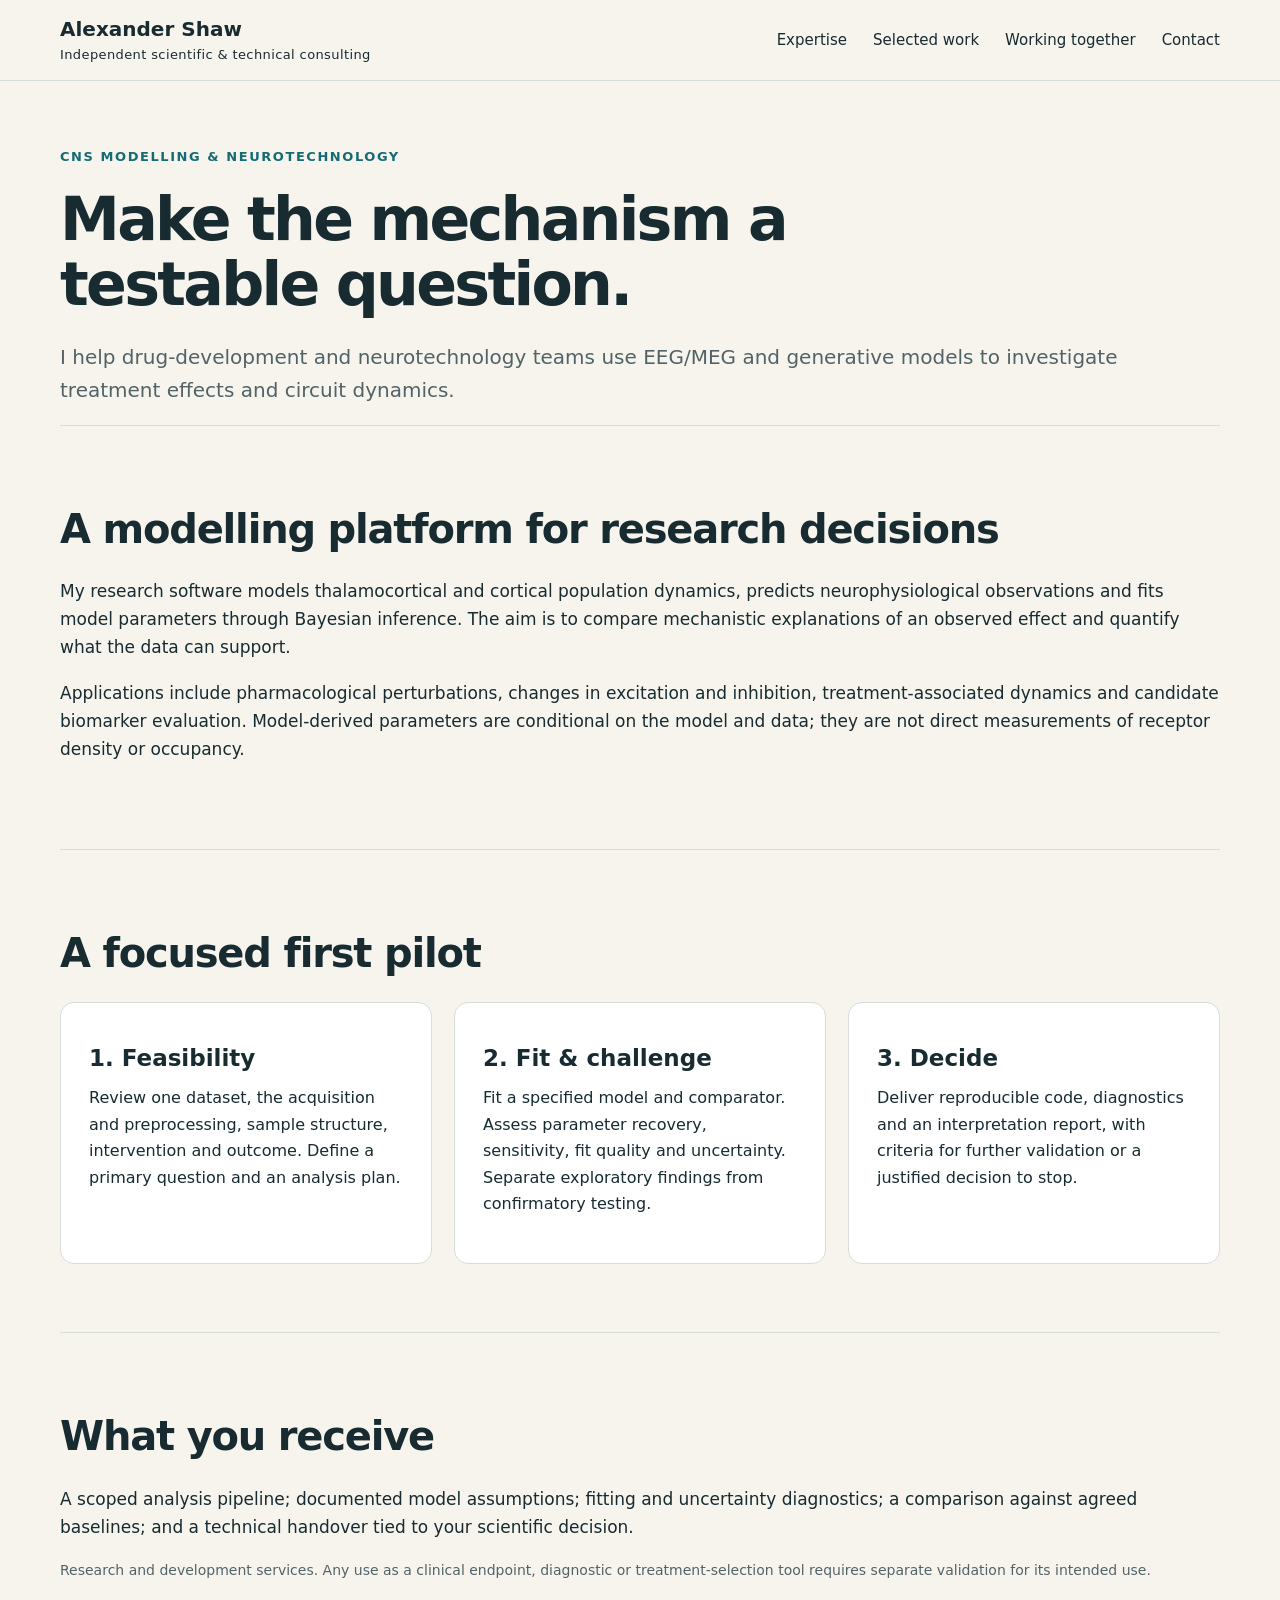
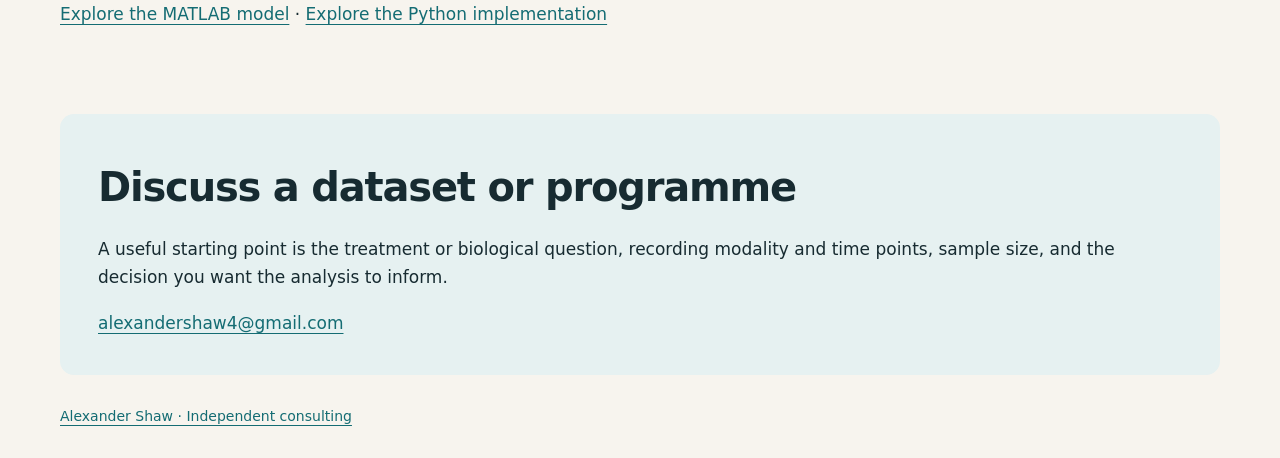
<file: cns-modelling.html>
<!doctype html>
<html lang="en-GB"><head><meta charset="utf-8"><meta name="viewport" content="width=device-width,initial-scale=1"><title>CNS modelling | Alexander Shaw</title><meta name="description" content="Independent consulting from Dr Alexander Shaw: CNS modelling and EEG biomarkers, active inference and robotics, and scientific technical leadership."><link rel="stylesheet" href="assets/style.css"></head><body>
<a class="skip" href="index.html#main">Skip to content</a><header><nav class="wrap"><a class="brand" href="index.html">Alexander Shaw<small>Independent scientific &amp; technical consulting</small></a><div class="links"><a href="index.html#services">Expertise</a><a href="index.html#work">Selected work</a><a href="index.html#approach">Working together</a><a href="index.html#contact">Contact</a></div></nav></header>
<main id="main" class="wrap" style="padding-top:60px"><span class="eyebrow">CNS modelling &amp; neurotechnology</span><h1>Make the mechanism a testable question.</h1><p class="lead">I help drug-development and neurotechnology teams use EEG/MEG and generative models to investigate treatment effects and circuit dynamics.</p><section class="section"><h2>A modelling platform for research decisions</h2><p>My research software models thalamocortical and cortical population dynamics, predicts neurophysiological observations and fits model parameters through Bayesian inference. The aim is to compare mechanistic explanations of an observed effect and quantify what the data can support.</p><p>Applications include pharmacological perturbations, changes in excitation and inhibition, treatment-associated dynamics and candidate biomarker evaluation. Model-derived parameters are conditional on the model and data; they are not direct measurements of receptor density or occupancy.</p></section><section class="section"><h2>A focused first pilot</h2><div class="grid"><article class="card"><h3>1. Feasibility</h3><p>Review one dataset, the acquisition and preprocessing, sample structure, intervention and outcome. Define a primary question and an analysis plan.</p></article><article class="card"><h3>2. Fit &amp; challenge</h3><p>Fit a specified model and comparator. Assess parameter recovery, sensitivity, fit quality and uncertainty. Separate exploratory findings from confirmatory testing.</p></article><article class="card"><h3>3. Decide</h3><p>Deliver reproducible code, diagnostics and an interpretation report, with criteria for further validation or a justified decision to stop.</p></article></div></section><section class="section"><h2>What you receive</h2><p>A scoped analysis pipeline; documented model assumptions; fitting and uncertainty diagnostics; a comparison against agreed baselines; and a technical handover tied to your scientific decision.</p><p class="note">Research and development services. Any use as a clinical endpoint, diagnostic or treatment-selection tool requires separate validation for its intended use.</p><p><a href="https://github.com/alexandershaw4/atcm">Explore the MATLAB model</a> · <a href="https://github.com/alexandershaw4/tcm_py">Explore the Python implementation</a></p></section><section class="contact"><h2>Discuss a dataset or programme</h2><p>A useful starting point is the treatment or biological question, recording modality and time points, sample size, and the decision you want the analysis to inform.</p><a href="mailto:alexandershaw4@gmail.com?subject=CNS%20modelling%20pilot">alexandershaw4@gmail.com</a></section></main><footer class="wrap"><a href="index.html">Alexander Shaw · Independent consulting</a></footer></body></html>
</file>
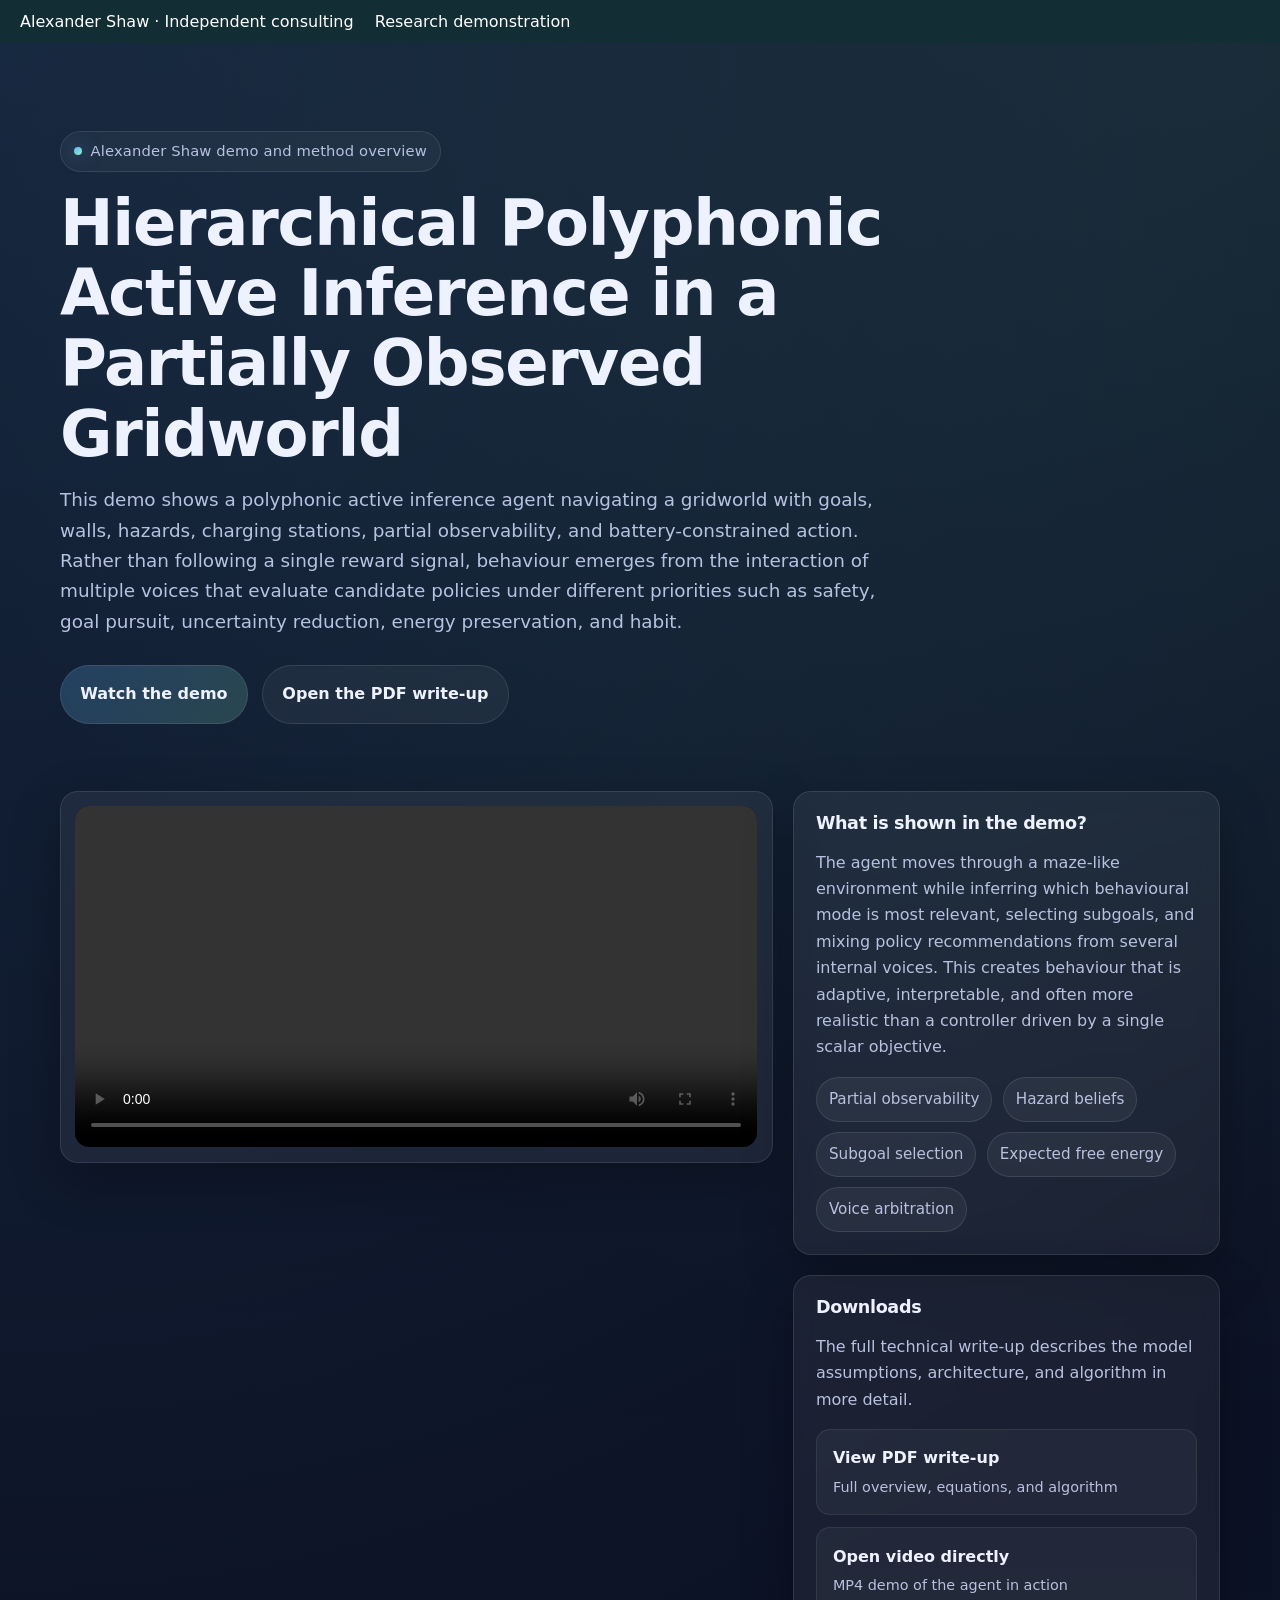
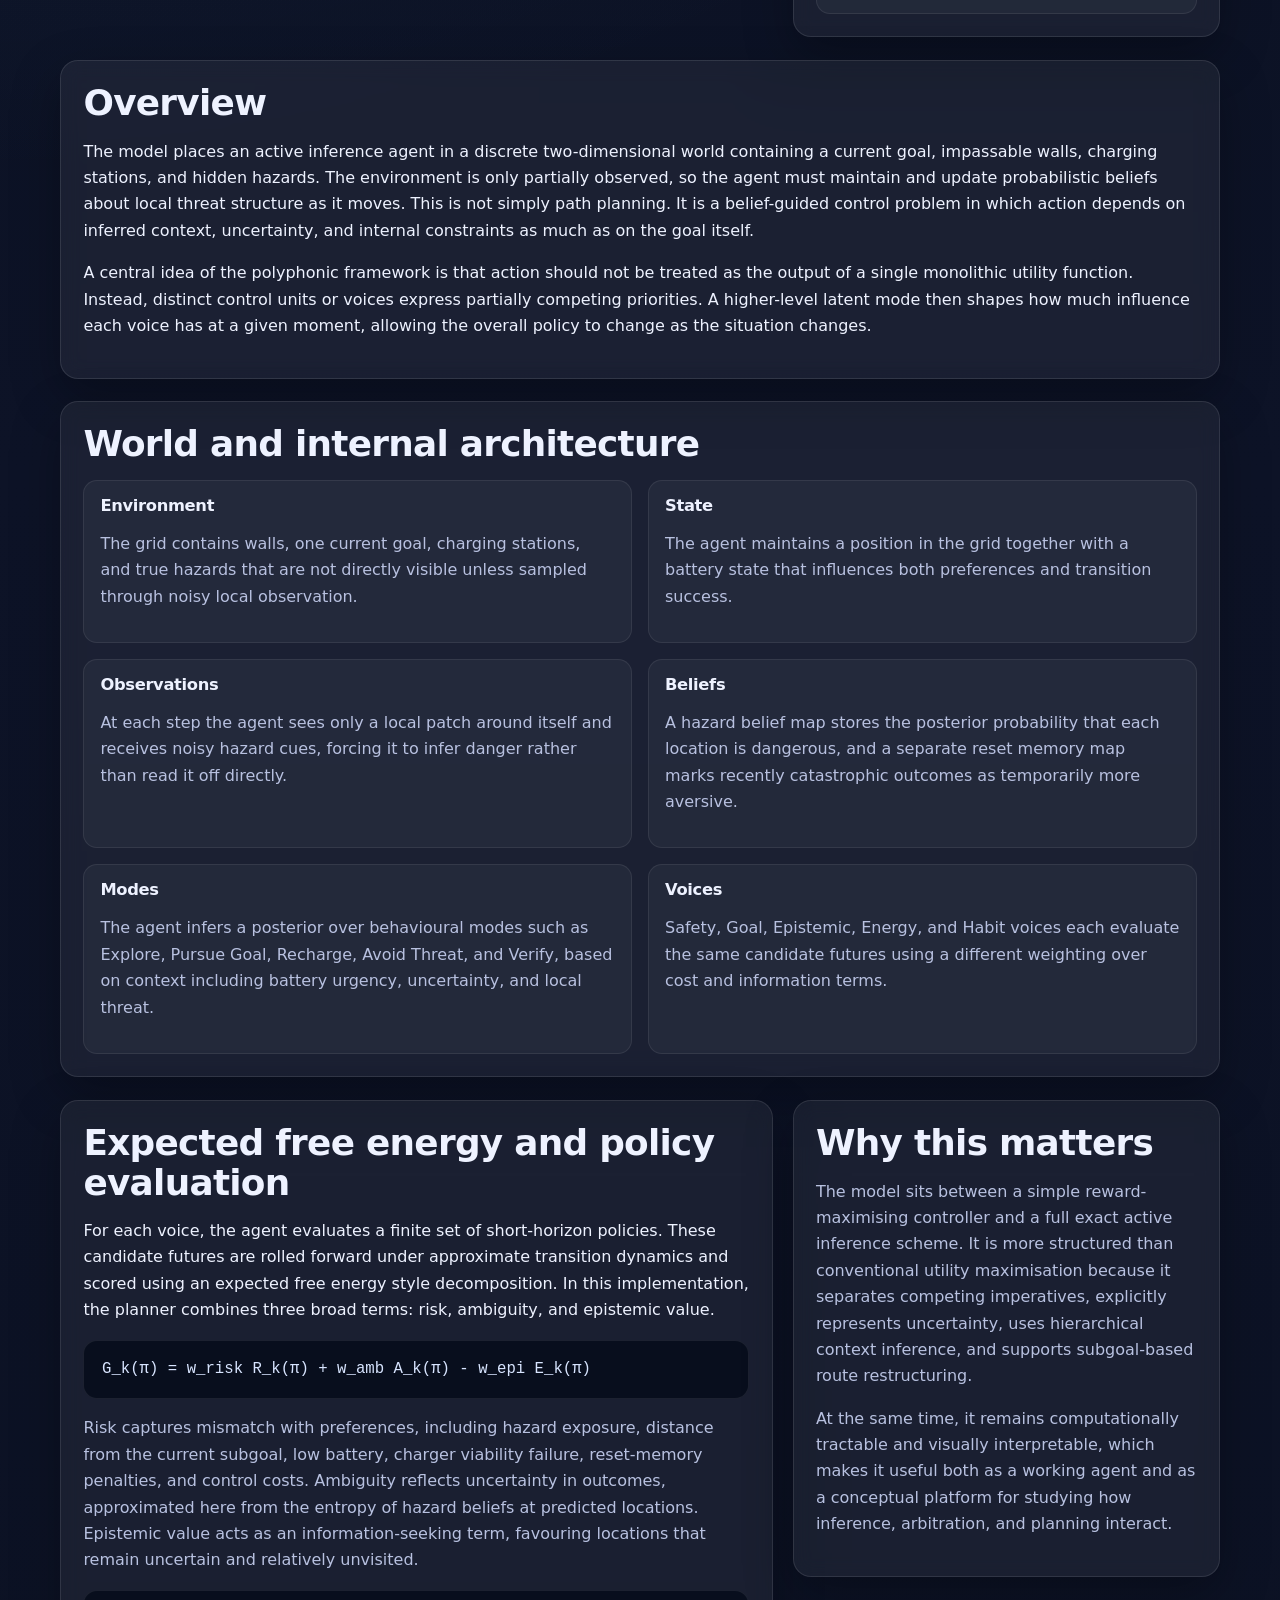
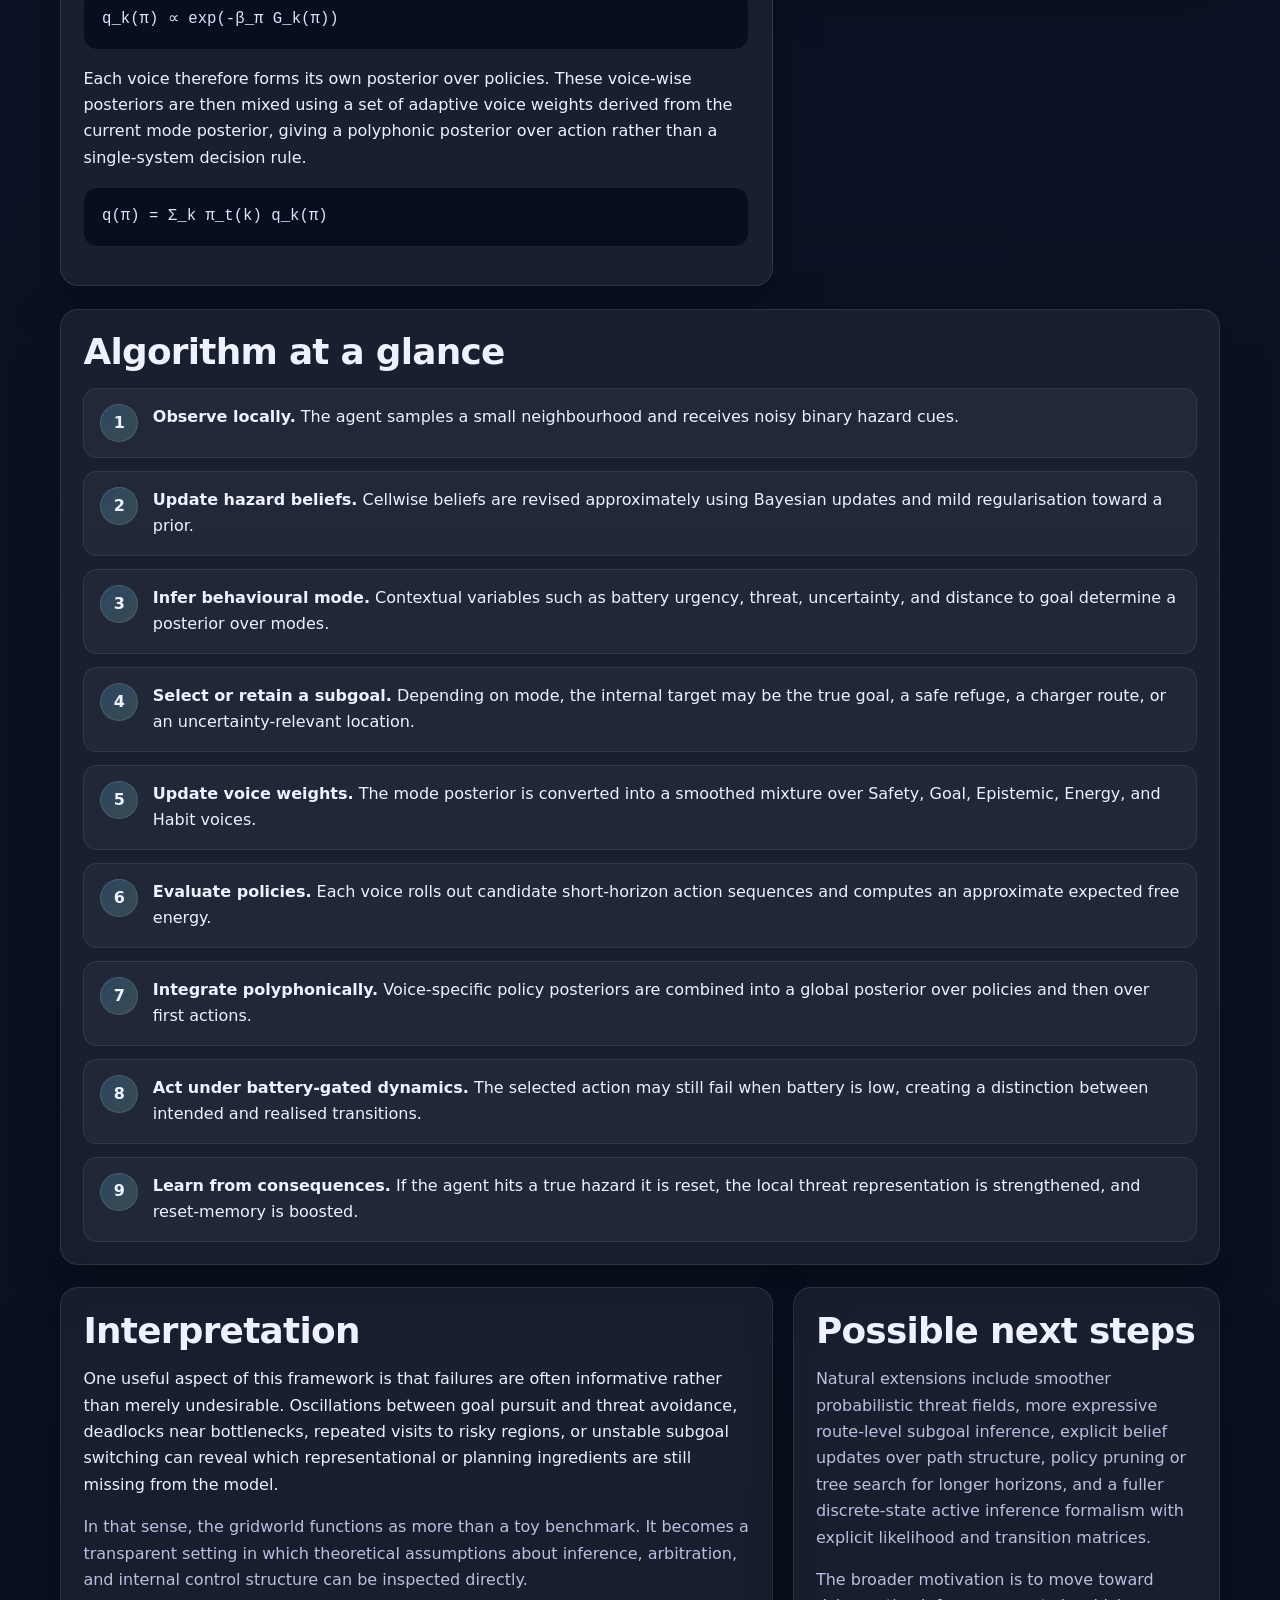
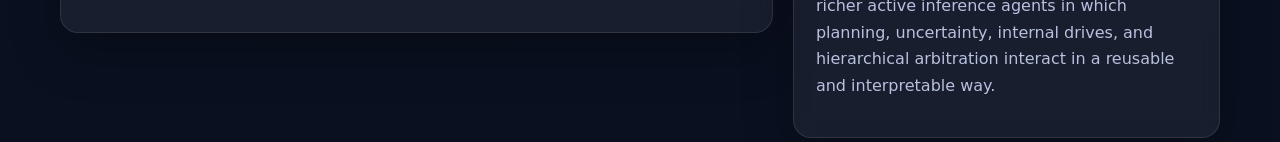
<file: gridworld.html>
<!DOCTYPE html>
<html lang="en">
<head>
  <meta charset="UTF-8" />
  <meta name="viewport" content="width=device-width, initial-scale=1.0" />
  <title>Polyphonic Active Inference Gridworld | Alexander Shaw</title>
  <style>
    :root {
      --bg: #0b1020;
      --bg-soft: #121932;
      --panel: rgba(255,255,255,0.06);
      --panel-border: rgba(255,255,255,0.1);
      --text: #eef2ff;
      --muted: #b8c1e0;
      --accent: #63b3ff;
      --accent-2: #8ef0c6;
      --shadow: 0 18px 50px rgba(0,0,0,0.28);
      --radius: 18px;
      --maxw: 1160px;
    }

    * { box-sizing: border-box; }

    html {
      scroll-behavior: smooth;
    }

    body {
      margin: 0;
      font-family: Inter, ui-sans-serif, system-ui, -apple-system, BlinkMacSystemFont, "Segoe UI", sans-serif;
      color: var(--text);
      background:
        radial-gradient(circle at top left, rgba(99,179,255,0.14), transparent 35%),
        radial-gradient(circle at top right, rgba(142,240,198,0.10), transparent 28%),
        linear-gradient(180deg, #09101f 0%, #0d1327 42%, #0a1020 100%);
      line-height: 1.65;
    }

    a {
      color: var(--accent);
      text-decoration: none;
    }

    a:hover {
      text-decoration: underline;
    }

    .wrap {
      width: min(var(--maxw), calc(100% - 2rem));
      margin: 0 auto;
    }

    .hero {
      padding: 5.5rem 0 3rem;
    }

    .eyebrow {
      display: inline-flex;
      align-items: center;
      gap: 0.55rem;
      padding: 0.45rem 0.8rem;
      border: 1px solid var(--panel-border);
      border-radius: 999px;
      background: rgba(255,255,255,0.04);
      color: var(--muted);
      font-size: 0.92rem;
      letter-spacing: 0.01em;
    }

    .dot {
      width: 8px;
      height: 8px;
      border-radius: 50%;
      background: linear-gradient(135deg, var(--accent), var(--accent-2));
      box-shadow: 0 0 18px rgba(99,179,255,0.6);
    }

    h1, h2, h3 {
      line-height: 1.1;
      margin: 0 0 1rem;
      letter-spacing: -0.02em;
    }

    h1 {
      max-width: 900px;
      margin-top: 1rem;
      font-size: clamp(2.5rem, 5vw, 4.6rem);
    }

    .lead {
      max-width: 850px;
      font-size: 1.15rem;
      color: var(--muted);
      margin: 0 0 1.5rem;
    }

    .hero-actions {
      display: flex;
      flex-wrap: wrap;
      gap: 0.9rem;
      margin-top: 1.75rem;
    }

    .btn {
      display: inline-flex;
      align-items: center;
      justify-content: center;
      gap: 0.55rem;
      padding: 0.95rem 1.2rem;
      border-radius: 999px;
      border: 1px solid var(--panel-border);
      background: rgba(255,255,255,0.05);
      color: var(--text);
      font-weight: 600;
      transition: transform 0.18s ease, background 0.18s ease, border-color 0.18s ease;
    }

    .btn:hover {
      text-decoration: none;
      transform: translateY(-1px);
      background: rgba(255,255,255,0.08);
      border-color: rgba(255,255,255,0.2);
    }

    .btn.primary {
      background: linear-gradient(135deg, rgba(99,179,255,0.22), rgba(142,240,198,0.18));
    }

    .grid {
      display: grid;
      gap: 1.25rem;
    }

    .grid.two {
      grid-template-columns: 1.25fr 0.75fr;
      align-items: start;
    }

    .card {
      background: var(--panel);
      border: 1px solid var(--panel-border);
      border-radius: var(--radius);
      padding: 1.4rem;
      box-shadow: var(--shadow);
      backdrop-filter: blur(10px);
    }

    .video-shell {
      padding: 0.9rem;
    }

    video {
      display: block;
      width: 100%;
      border-radius: 14px;
      background: #050814;
    }

    .section {
      padding: 1.2rem 0 0.2rem;
    }

    .section h2 {
      font-size: clamp(1.65rem, 2.8vw, 2.35rem);
      margin-bottom: 0.8rem;
    }

    .muted {
      color: var(--muted);
    }

    .pill-row {
      display: flex;
      flex-wrap: wrap;
      gap: 0.65rem;
      margin-top: 1rem;
    }

    .pill {
      display: inline-flex;
      align-items: center;
      padding: 0.55rem 0.75rem;
      border-radius: 999px;
      background: rgba(255,255,255,0.05);
      border: 1px solid var(--panel-border);
      color: var(--muted);
      font-size: 0.95rem;
    }

    .feature-list {
      display: grid;
      grid-template-columns: repeat(2, minmax(0, 1fr));
      gap: 1rem;
      margin-top: 1rem;
    }

    .feature {
      padding: 1rem;
      border-radius: 14px;
      background: rgba(255,255,255,0.04);
      border: 1px solid rgba(255,255,255,0.08);
    }

    .feature h3 {
      font-size: 1.02rem;
      margin-bottom: 0.45rem;
    }

    .equation {
      overflow-x: auto;
      margin: 1rem 0;
      padding: 1rem 1.1rem;
      border-radius: 14px;
      background: rgba(5, 10, 24, 0.75);
      border: 1px solid rgba(255,255,255,0.08);
      font-family: "SFMono-Regular", ui-monospace, Menlo, Consolas, monospace;
      color: #d8e5ff;
      font-size: 0.98rem;
    }

    .steps {
      display: grid;
      gap: 0.8rem;
      margin-top: 1rem;
    }

    .step {
      display: grid;
      grid-template-columns: 38px 1fr;
      gap: 0.9rem;
      align-items: start;
      padding: 0.95rem 1rem;
      border-radius: 14px;
      background: rgba(255,255,255,0.04);
      border: 1px solid rgba(255,255,255,0.08);
    }

    .step-num {
      width: 38px;
      height: 38px;
      border-radius: 50%;
      display: grid;
      place-items: center;
      background: linear-gradient(135deg, rgba(99,179,255,0.22), rgba(142,240,198,0.18));
      border: 1px solid rgba(255,255,255,0.12);
      font-weight: 700;
    }

    .download-card h3,
    .aside-card h3 {
      font-size: 1.1rem;
      margin-bottom: 0.6rem;
    }

    .download-links {
      display: flex;
      flex-direction: column;
      gap: 0.75rem;
      margin-top: 1rem;
    }

    .download-links a {
      display: block;
      padding: 0.95rem 1rem;
      border-radius: 14px;
      background: rgba(255,255,255,0.04);
      border: 1px solid rgba(255,255,255,0.08);
      color: var(--text);
      font-weight: 600;
    }

    .download-links a span {
      display: block;
      font-size: 0.9rem;
      font-weight: 400;
      color: var(--muted);
      margin-top: 0.25rem;
    }

    .footer-note {
      padding: 3rem 0 4rem;
      color: var(--muted);
      font-size: 0.96rem;
    }

    @media (max-width: 980px) {
      .grid.two {
        grid-template-columns: 1fr;
      }
    }

    @media (max-width: 720px) {
      .hero {
        padding-top: 4.2rem;
      }

      .feature-list {
        grid-template-columns: 1fr;
      }

      .card {
        padding: 1.1rem;
      }
    }
  </style>
</head>
<body><div style="padding:12px 20px;background:#132d35;color:white;font:16px system-ui"><a style="color:white" href="index.html">Alexander Shaw · Independent consulting</a> <span style="margin-left:16px">Research demonstration</span></div>
  <header class="hero">
    <div class="wrap">
      <div class="eyebrow"><span class="dot"></span> Alexander Shaw demo and method overview</div>
      <h1>Hierarchical Polyphonic Active Inference in a Partially Observed Gridworld</h1>
      <p class="lead">
        This demo shows a polyphonic active inference agent navigating a gridworld with goals, walls,
        hazards, charging stations, partial observability, and battery-constrained action. Rather than
        following a single reward signal, behaviour emerges from the interaction of multiple voices that
        evaluate candidate policies under different priorities such as safety, goal pursuit, uncertainty
        reduction, energy preservation, and habit.
      </p>
      <div class="hero-actions">
        <a class="btn primary" href="#video">Watch the demo</a>
        <a class="btn" href="PolyphonicGridworld_V2.pdf" target="_blank" rel="noopener">Open the PDF write-up</a>
      </div>
    </div>
  </header>

  <main>
    <section id="video" class="section">
      <div class="wrap grid two">
        <div class="card video-shell">
          <video controls playsinline preload="metadata" poster="">
            <source src="polyphonic_gridworld_new2.mp4" type="video/mp4" />
            Your browser does not support embedded video. You can instead download the MP4 file directly.
          </video>
        </div>

        <aside class="grid">
          <div class="card aside-card">
            <h3>What is shown in the demo?</h3>
            <p class="muted">
              The agent moves through a maze-like environment while inferring which behavioural mode is most relevant,
              selecting subgoals, and mixing policy recommendations from several internal voices. This creates behaviour
              that is adaptive, interpretable, and often more realistic than a controller driven by a single scalar objective.
            </p>
            <div class="pill-row">
              <span class="pill">Partial observability</span>
              <span class="pill">Hazard beliefs</span>
              <span class="pill">Subgoal selection</span>
              <span class="pill">Expected free energy</span>
              <span class="pill">Voice arbitration</span>
            </div>
          </div>

          <div class="card download-card">
            <h3>Downloads</h3>
            <p class="muted">The full technical write-up describes the model assumptions, architecture, and algorithm in more detail.</p>
            <div class="download-links">
              <a href="PolyphonicGridworld_V2.pdf" target="_blank" rel="noopener">
                View PDF write-up
                <span>Full overview, equations, and algorithm</span>
              </a>
              <a href="polyphonic_gridworld_new2.mp4" target="_blank" rel="noopener">
                Open video directly
                <span>MP4 demo of the agent in action</span>
              </a>
            </div>
          </div>
        </aside>
      </div>
    </section>

    <section class="section">
      <div class="wrap">
        <div class="card">
          <h2>Overview</h2>
          <p>
            The model places an active inference agent in a discrete two-dimensional world containing a current goal,
            impassable walls, charging stations, and hidden hazards. The environment is only partially observed, so the
            agent must maintain and update probabilistic beliefs about local threat structure as it moves. This is not
            simply path planning. It is a belief-guided control problem in which action depends on inferred context,
            uncertainty, and internal constraints as much as on the goal itself.
          </p>
          <p>
            A central idea of the polyphonic framework is that action should not be treated as the output of a single
            monolithic utility function. Instead, distinct control units or voices express partially competing priorities.
            A higher-level latent mode then shapes how much influence each voice has at a given moment, allowing the
            overall policy to change as the situation changes.
          </p>
        </div>
      </div>
    </section>

    <section class="section">
      <div class="wrap">
        <div class="card">
          <h2>World and internal architecture</h2>
          <div class="feature-list">
            <div class="feature">
              <h3>Environment</h3>
              <p class="muted">
                The grid contains walls, one current goal, charging stations, and true hazards that are not directly
                visible unless sampled through noisy local observation.
              </p>
            </div>
            <div class="feature">
              <h3>State</h3>
              <p class="muted">
                The agent maintains a position in the grid together with a battery state that influences both preferences
                and transition success.
              </p>
            </div>
            <div class="feature">
              <h3>Observations</h3>
              <p class="muted">
                At each step the agent sees only a local patch around itself and receives noisy hazard cues, forcing it
                to infer danger rather than read it off directly.
              </p>
            </div>
            <div class="feature">
              <h3>Beliefs</h3>
              <p class="muted">
                A hazard belief map stores the posterior probability that each location is dangerous, and a separate reset
                memory map marks recently catastrophic outcomes as temporarily more aversive.
              </p>
            </div>
            <div class="feature">
              <h3>Modes</h3>
              <p class="muted">
                The agent infers a posterior over behavioural modes such as Explore, Pursue Goal, Recharge, Avoid Threat,
                and Verify, based on context including battery urgency, uncertainty, and local threat.
              </p>
            </div>
            <div class="feature">
              <h3>Voices</h3>
              <p class="muted">
                Safety, Goal, Epistemic, Energy, and Habit voices each evaluate the same candidate futures using a different
                weighting over cost and information terms.
              </p>
            </div>
          </div>
        </div>
      </div>
    </section>

    <section class="section">
      <div class="wrap grid two">
        <div class="card">
          <h2>Expected free energy and policy evaluation</h2>
          <p>
            For each voice, the agent evaluates a finite set of short-horizon policies. These candidate futures are rolled
            forward under approximate transition dynamics and scored using an expected free energy style decomposition.
            In this implementation, the planner combines three broad terms: risk, ambiguity, and epistemic value.
          </p>
          <div class="equation">G_k(π) = w_risk R_k(π) + w_amb A_k(π) - w_epi E_k(π)</div>
          <p class="muted">
            Risk captures mismatch with preferences, including hazard exposure, distance from the current subgoal, low
            battery, charger viability failure, reset-memory penalties, and control costs. Ambiguity reflects uncertainty
            in outcomes, approximated here from the entropy of hazard beliefs at predicted locations. Epistemic value acts
            as an information-seeking term, favouring locations that remain uncertain and relatively unvisited.
          </p>
          <div class="equation">q_k(π) ∝ exp(-β_π G_k(π))</div>
          <p>
            Each voice therefore forms its own posterior over policies. These voice-wise posteriors are then mixed using
            a set of adaptive voice weights derived from the current mode posterior, giving a polyphonic posterior over
            action rather than a single-system decision rule.
          </p>
          <div class="equation">q(π) = Σ_k π_t(k) q_k(π)</div>
        </div>

        <div class="card">
          <h2>Why this matters</h2>
          <p class="muted">
            The model sits between a simple reward-maximising controller and a full exact active inference scheme. It is
            more structured than conventional utility maximisation because it separates competing imperatives, explicitly
            represents uncertainty, uses hierarchical context inference, and supports subgoal-based route restructuring.
          </p>
          <p class="muted">
            At the same time, it remains computationally tractable and visually interpretable, which makes it useful both
            as a working agent and as a conceptual platform for studying how inference, arbitration, and planning interact.
          </p>
        </div>
      </div>
    </section>

    <section class="section">
      <div class="wrap">
        <div class="card">
          <h2>Algorithm at a glance</h2>
          <div class="steps">
            <div class="step"><div class="step-num">1</div><div><strong>Observe locally.</strong> The agent samples a small neighbourhood and receives noisy binary hazard cues.</div></div>
            <div class="step"><div class="step-num">2</div><div><strong>Update hazard beliefs.</strong> Cellwise beliefs are revised approximately using Bayesian updates and mild regularisation toward a prior.</div></div>
            <div class="step"><div class="step-num">3</div><div><strong>Infer behavioural mode.</strong> Contextual variables such as battery urgency, threat, uncertainty, and distance to goal determine a posterior over modes.</div></div>
            <div class="step"><div class="step-num">4</div><div><strong>Select or retain a subgoal.</strong> Depending on mode, the internal target may be the true goal, a safe refuge, a charger route, or an uncertainty-relevant location.</div></div>
            <div class="step"><div class="step-num">5</div><div><strong>Update voice weights.</strong> The mode posterior is converted into a smoothed mixture over Safety, Goal, Epistemic, Energy, and Habit voices.</div></div>
            <div class="step"><div class="step-num">6</div><div><strong>Evaluate policies.</strong> Each voice rolls out candidate short-horizon action sequences and computes an approximate expected free energy.</div></div>
            <div class="step"><div class="step-num">7</div><div><strong>Integrate polyphonically.</strong> Voice-specific policy posteriors are combined into a global posterior over policies and then over first actions.</div></div>
            <div class="step"><div class="step-num">8</div><div><strong>Act under battery-gated dynamics.</strong> The selected action may still fail when battery is low, creating a distinction between intended and realised transitions.</div></div>
            <div class="step"><div class="step-num">9</div><div><strong>Learn from consequences.</strong> If the agent hits a true hazard it is reset, the local threat representation is strengthened, and reset-memory is boosted.</div></div>
          </div>
        </div>
      </div>
    </section>

    <section class="section">
      <div class="wrap grid two">
        <div class="card">
          <h2>Interpretation</h2>
          <p>
            One useful aspect of this framework is that failures are often informative rather than merely undesirable.
            Oscillations between goal pursuit and threat avoidance, deadlocks near bottlenecks, repeated visits to risky
            regions, or unstable subgoal switching can reveal which representational or planning ingredients are still
            missing from the model.
          </p>
          <p class="muted">
            In that sense, the gridworld functions as more than a toy benchmark. It becomes a transparent setting in which
            theoretical assumptions about inference, arbitration, and internal control structure can be inspected directly.
          </p>
        </div>

        <div class="card">
          <h2>Possible next steps</h2>
          <p class="muted">
            Natural extensions include smoother probabilistic threat fields, more expressive route-level subgoal inference,
            explicit belief updates over path structure, policy pruning or tree search for longer horizons, and a fuller
            discrete-state active inference formalism with explicit likelihood and transition matrices.
          </p>
          <p class="muted">
            The broader motivation is to move toward richer active inference agents in which planning, uncertainty, internal
            drives, and hierarchical arbitration interact in a reusable and interpretable way.
          </p>
        </div>
      </div>
    </section>
  </main>
</body>
</html>
</file>
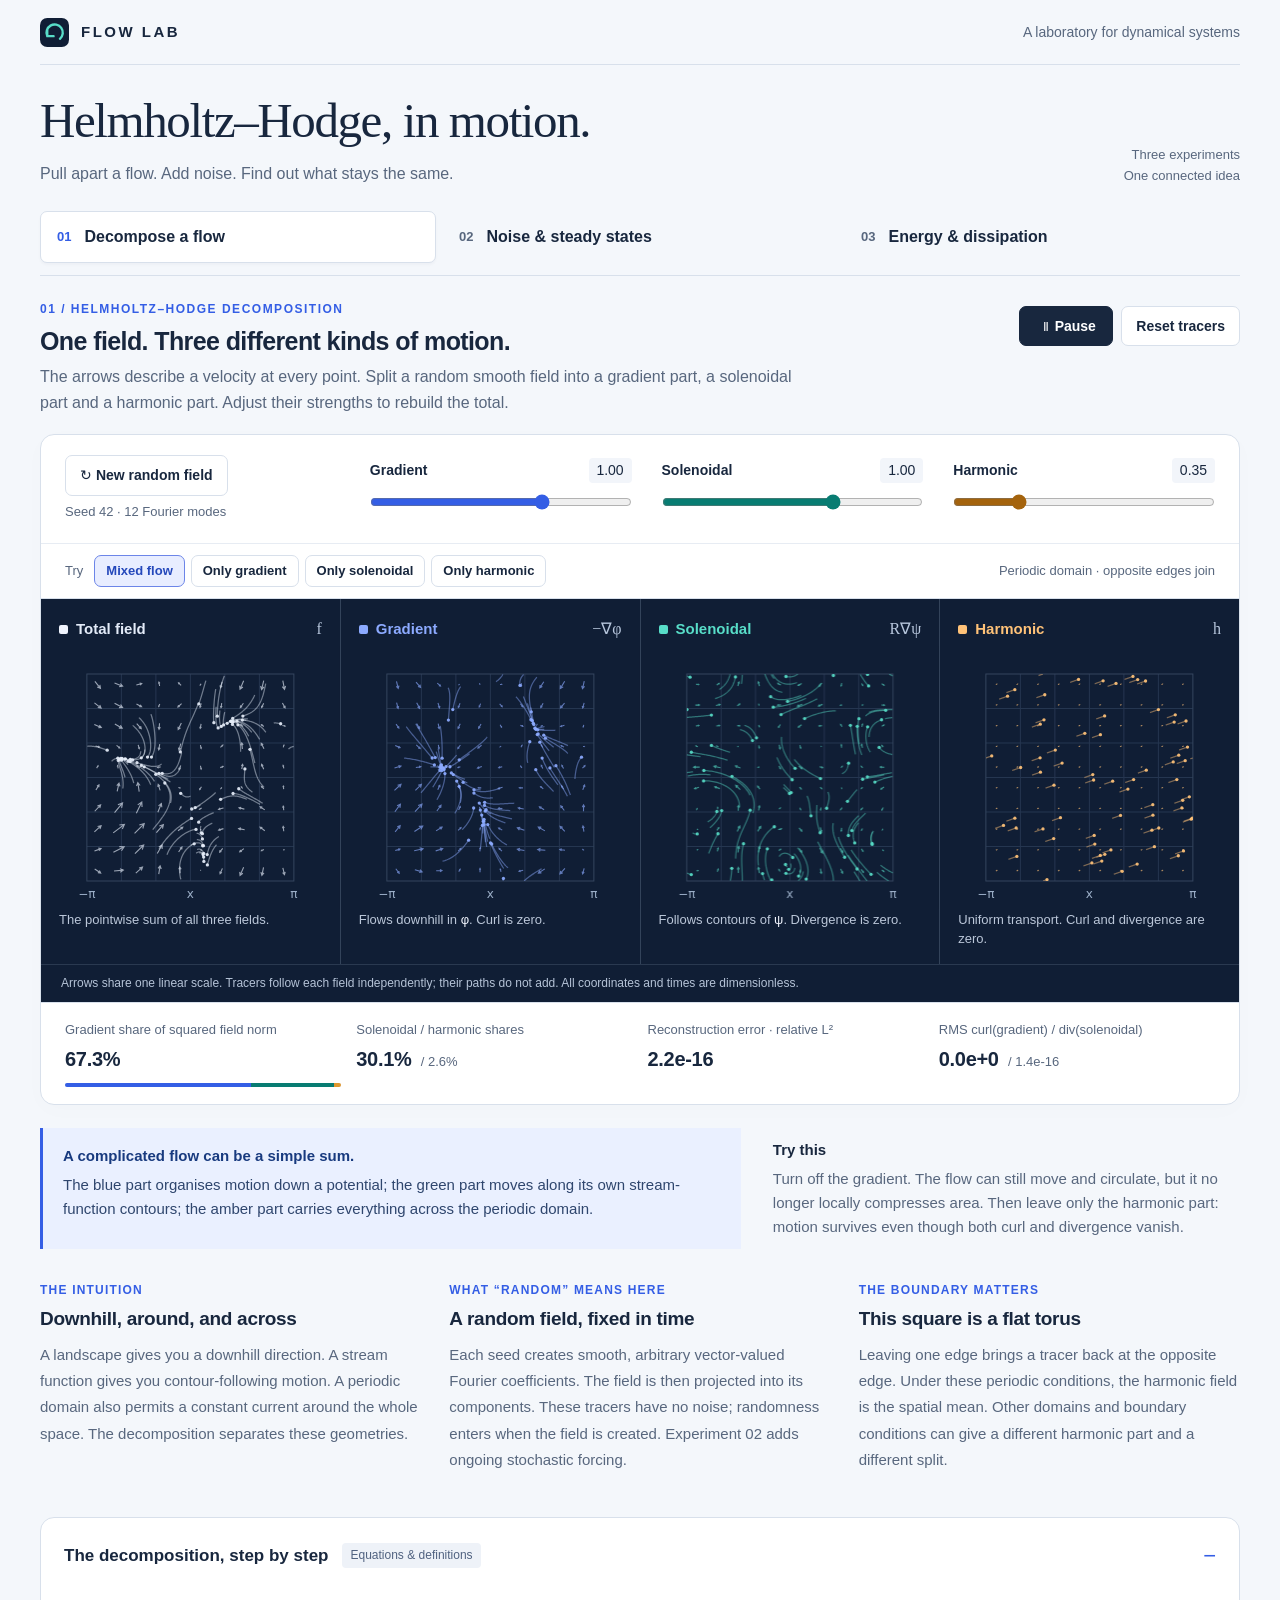
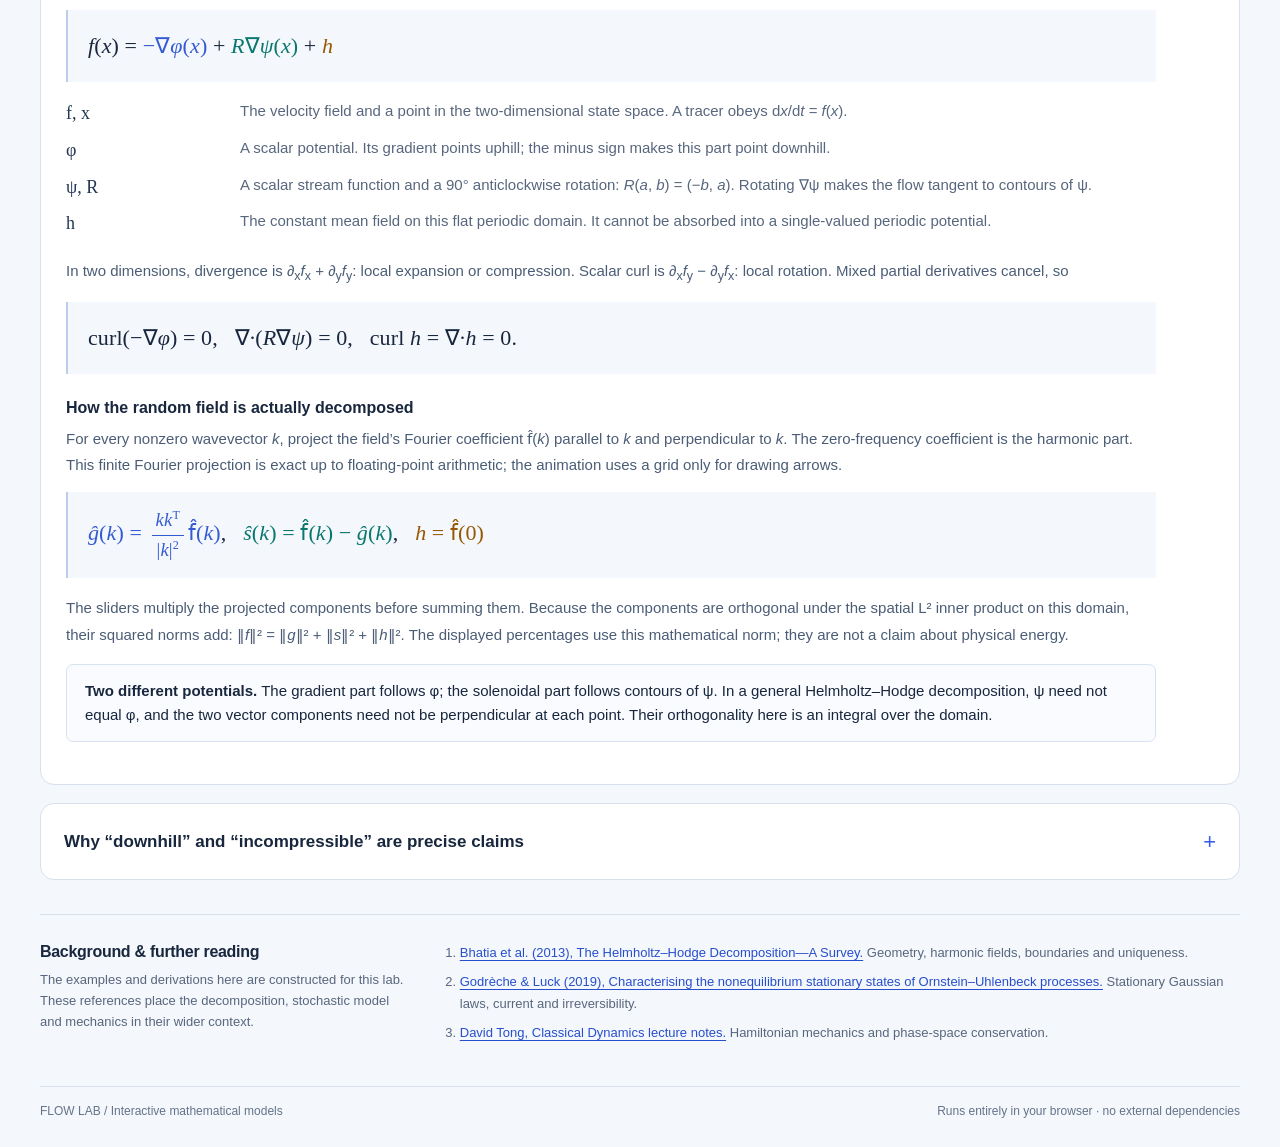
<file: helmholtz-hodge-demo.html>
<!doctype html>
<html lang="en">
<head>
<meta charset="UTF-8">
<meta name="viewport" content="width=device-width,initial-scale=1">
<meta name="description" content="An interactive laboratory for Helmholtz–Hodge decomposition, nonequilibrium steady states, and conservative versus dissipative dynamics. Explore animated fields, noisy trajectories and explained equations.">
<meta name="theme-color" content="#101e35">
<title>Flow Lab · Helmholtz–Hodge & NESS</title>
<link rel="icon" type="image/svg+xml" href="data:image/svg+xml,%3Csvg xmlns='http://www.w3.org/2000/svg' viewBox='0 0 32 32'%3E%3Crect width='32' height='32' rx='8' fill='%23101e35'/%3E%3Cpath d='M8 20a9 9 0 1 1 14 3M8 20v-7m0 7h7' fill='none' stroke='%235bdfca' stroke-width='2.6' stroke-linecap='round' stroke-linejoin='round'/%3E%3C/svg%3E">
<style>
:root{--ink:#18273e;--muted:#58677e;--line:#d8e0eb;--paper:#f4f7fb;--white:#fff;--blue:#345ee5;--teal:#087c72;--amber:#a4630d;--plot:#101e35;--plotline:#253650;--plotink:#b6c5db;--g:#8caaff;--s:#58ddc8;--h:#ffc278;--radius:14px;font-family:Inter,ui-sans-serif,-apple-system,BlinkMacSystemFont,"Segoe UI",sans-serif;color:var(--ink);font-synthesis:none}
*{box-sizing:border-box}body{margin:0;background:var(--paper);font-size:16px;line-height:1.6}button,input,select{font:inherit}button,a,input{touch-action:manipulation}button{cursor:pointer}a{color:#274fcc;text-underline-offset:3px}button:focus-visible,a:focus-visible,summary:focus-visible,input:focus-visible{outline:3px solid #e9992c;outline-offset:4px}button{border:1px solid var(--line);background:#fff;color:var(--ink);border-radius:7px;padding:8px 14px;font-size:14px;font-weight:600;transition:background .15s,border-color .15s}button:hover{background:#edf2fa;border-color:#a7b8d2}button.primary{background:var(--ink);color:#fff;border-color:var(--ink)}button.primary:hover{background:#294063}button.selected{background:#e8edff;border-color:#6c85e8;color:#2548bb}button:disabled{opacity:.5;cursor:default}button:disabled:hover{background:#fff}button svg{width:15px;height:15px;vertical-align:-2px;margin-right:5px}p{margin:0 0 14px}h1,h2,h3,h4{line-height:1.2;margin:0;font-weight:650}h1{font-family:Georgia,"Times New Roman",serif;font-weight:400;font-size:clamp(32px,4vw,49px);letter-spacing:-1.4px}h2{font-size:25px;letter-spacing:-.6px}h3{font-size:19px;letter-spacing:-.3px}h4{font-size:16px}.wrap{max-width:1440px;margin:auto;padding:0 40px}.topbar{border-bottom:1px solid var(--line);height:65px;display:flex;align-items:center;justify-content:space-between;gap:20px}.brand{font-size:15px;letter-spacing:2.5px;font-weight:800;display:flex;align-items:center;gap:12px}.brand svg{width:29px;height:29px}.topnote{font-size:14px;color:var(--muted)}.header{padding-top:27px;padding-bottom:25px;display:flex;align-items:end;justify-content:space-between;gap:24px}.header p{margin:10px 0 0;color:var(--muted);font-size:16px}.edition{font-size:13px;color:var(--muted);font-variant-numeric:tabular-nums;text-align:right;max-width:130px}.tabs{display:grid;grid-template-columns:repeat(3,1fr);gap:6px;border-bottom:1px solid var(--line);padding-bottom:12px;margin-bottom:24px}.tab{padding:12px 16px;background:transparent;border-color:transparent;text-align:left;display:flex;align-items:center;gap:13px;font-size:16px;white-space:normal}.tab span{font-variant-numeric:tabular-nums;font-size:13px;color:var(--muted)}.tab[aria-selected=true]{background:#fff;border-color:var(--line);box-shadow:0 2px 3px #15274608}.tab[aria-selected=true] span{color:var(--blue)}[hidden]{display:none!important}.intro{display:flex;gap:30px;justify-content:space-between;align-items:start;margin-bottom:19px}.intro p{color:var(--muted);max-width:780px;margin:8px 0 0}.eyebrow{text-transform:uppercase;letter-spacing:1.5px;font-size:12px;font-weight:700;color:var(--blue);margin-bottom:7px}.runcontrols{display:flex;gap:8px;flex-shrink:0;padding-top:6px}.play-icon{font-size:12px;display:inline-block;width:18px}.lab{background:#fff;border:1px solid var(--line);border-radius:var(--radius);overflow:hidden;box-shadow:0 5px 25px #14263e04}.controlbar{display:grid;grid-template-columns:1.05fr 1fr 1fr 1fr;gap:30px;padding:20px 24px;align-items:center}.controlbar.three{grid-template-columns:1fr 1fr 1fr}.controlbar.energy{grid-template-columns:1.2fr 1fr 1fr}.controlbar label{display:flex;align-items:center;justify-content:space-between;gap:8px;font-size:14px;font-weight:600}.controlbar output{font-variant-numeric:tabular-nums;background:#f2f5fa;border-radius:4px;padding:1px 6px;min-width:43px;text-align:center;font-weight:500}.controlbar input[type=range]{width:100%;height:20px;margin:9px 0 0;accent-color:var(--blue);cursor:pointer}.controlbar .teal input{accent-color:var(--teal)}.controlbar .amber input{accent-color:var(--amber)}.controlmeta{font-size:13px;color:var(--muted);display:block;margin-top:6px}.toolbar{border-top:1px solid #e7ecf3;padding:11px 24px;display:flex;align-items:center;justify-content:space-between;gap:10px;flex-wrap:wrap}.presets{display:flex;gap:6px;align-items:center;flex-wrap:wrap}.presets .small-label{margin-right:5px;font-size:13px;color:var(--muted)}.presets button{font-size:13px;padding:5px 11px}.small-note{font-size:13px;color:var(--muted)}.plots{display:grid;grid-template-columns:repeat(4,minmax(0,1fr));gap:1px;background:#33435a;border-top:1px solid var(--line)}.plot{background:var(--plot);min-width:0;position:relative;color:#e3ebf8}.plothead{padding:17px 18px 4px;display:flex;align-items:center;gap:8px;font-size:15px;font-weight:600}.swatch{width:9px;height:9px;border-radius:2px;background:currentColor;display:inline-block;flex-shrink:0}.plothead .formula{font-family:Georgia,serif;font-weight:400;margin-left:auto;color:#b7c6dc;font-size:16px}.canvasbox{width:100%;height:263px;position:relative}.canvasbox canvas{display:block;width:100%;height:100%}.plotdesc{font-size:13px;color:#bbc7d9;padding:1px 18px 15px;line-height:1.5;min-height:54px}.plotdesc strong{font-weight:500;color:#f0f4fd}.col-g{color:var(--g)}.col-s{color:var(--s)}.col-h{color:var(--h)}.plots.two{grid-template-columns:repeat(2,minmax(0,1fr))}.plots.two .canvasbox{height:345px}.plotfooter{background:#101e35;color:#b5c3d7;padding:9px 20px;border-top:1px solid #2a3950;font-size:12px}.metrics{display:grid;grid-template-columns:repeat(4,minmax(0,1fr));gap:15px;padding:17px 24px;border-top:1px solid var(--line)}.metrics.three{grid-template-columns:repeat(3,1fr)}.metric-label{font-size:13px;color:var(--muted)}.metric-value{font-size:20px;font-variant-numeric:tabular-nums;font-weight:600;letter-spacing:-.3px;margin-top:2px}.metric-value em{font-style:normal;font-size:13px;font-weight:400;letter-spacing:0;color:var(--muted);margin-left:4px}.shares{display:flex;height:4px;width:100%;border-radius:4px;overflow:hidden;margin-top:8px;background:#e7ebf3}.shares span:nth-child(1){background:var(--blue)}.shares span:nth-child(2){background:var(--teal)}.shares span:nth-child(3){background:#df982f}.below{margin:23px 0 32px;display:grid;grid-template-columns:1.5fr 1fr;gap:32px}.readout{background:#eaf0ff;border-left:3px solid var(--blue);padding:16px 20px;font-size:15px;color:#2f466e}.readout strong{font-weight:650;color:#183a7f}.readout p{margin:5px 0 0}.trybox{font-size:15px;color:var(--muted);padding:10px 0}.trybox strong{color:var(--ink);display:block;margin-bottom:5px}.explain{display:grid;grid-template-columns:repeat(3,minmax(0,1fr));gap:28px;margin-bottom:30px}.explain p{font-size:15px;color:var(--muted);margin-top:11px;line-height:1.75}.explain .num{color:var(--blue);font-size:12px;font-weight:700;letter-spacing:1.2px;margin-bottom:8px}.technical{border:1px solid var(--line);border-radius:var(--radius);background:#fff;margin:18px 0}.technical>summary{cursor:pointer;padding:20px 23px;font-size:17px;font-weight:600;list-style:none;display:flex;align-items:center;gap:14px}.technical>summary::-webkit-details-marker{display:none}.technical>summary:after{content:'+';margin-left:auto;font-size:22px;color:var(--blue);font-weight:400}.technical[open]>summary:after{content:'−'}.technical>summary .tag{font-size:12px;background:#eef2f8;color:#506280;padding:3px 8px;border-radius:4px;font-weight:500}.techbody{padding:3px 25px 26px;max-width:1140px}.techbody p{color:#4b5d76;font-size:15px;line-height:1.75}.techbody h4{margin:24px 0 9px}.techbody h4:first-child{margin-top:0}.eq{font-family:Georgia,"Times New Roman",serif;font-size:22px;line-height:1.8;letter-spacing:.1px;padding:16px 20px;background:#f4f7fc;border-left:2px solid #bdccec;margin:14px 0 17px;overflow:auto}.eq small{font-family:inherit;font-size:17px}.eq .eqblue{color:#355bd3}.eq .eqteal{color:#08776e}.eq .eqamber{color:#965800}.eq sub,.eq sup{font-size:65%}.frac{display:inline-flex;flex-direction:column;vertical-align:middle;text-align:center;line-height:1.3;font-size:.85em;margin:0 4px}.frac>span:first-child{border-bottom:1px solid;padding:0 4px 2px}.frac>span:last-child{padding-top:2px}.terms{display:grid;grid-template-columns:155px 1fr;gap:8px 19px;font-size:15px;margin:0 0 20px}.terms dt{font-family:Georgia,serif;font-size:18px;color:#213654}.terms dd{margin:0;color:var(--muted)}.note{padding:14px 18px;border:1px solid #d8e3f2;border-radius:7px;font-size:15px;margin:16px 0;background:#f9fbfe}.note strong{color:var(--ink)}.note p:last-child{margin-bottom:0}.compare{width:100%;border-collapse:collapse;font-size:14px;margin:15px 0;min-width:580px}.compare th{text-align:left;font-size:13px;background:#eff3f9;font-weight:600;padding:12px}.compare td{padding:13px 12px;border-bottom:1px solid var(--line);vertical-align:top}.tablewrap{overflow:auto}.sources{border-top:1px solid var(--line);padding:27px 0 35px;margin-top:34px;display:grid;grid-template-columns:1fr 2.2fr;gap:36px}.sources h3{font-size:16px}.sources p{font-size:13px;color:var(--muted);margin:9px 0 0}.sources ol{font-size:13px;line-height:1.7;margin:0;padding-left:20px;color:var(--muted)}.sources li{padding-bottom:7px}.foot{font-size:12px;color:#64748a;border-top:1px solid var(--line);padding:15px 0 25px;display:flex;justify-content:space-between;gap:20px}.energychart{height:180px;background:var(--plot);border-top:1px solid #30425e}.energychart canvas{width:100%;height:100%;display:block}.legend{display:flex;gap:17px;align-items:center;font-size:13px;color:#c2cede;flex-wrap:wrap}.legend span{display:flex;gap:7px;align-items:center}.captionline{display:flex;justify-content:space-between;align-items:center;gap:10px;flex-wrap:wrap;padding:10px 20px;background:var(--plot);border-top:1px solid #30425e;color:#c2cede;font-size:13px}.sr{position:absolute;width:1px;height:1px;padding:0;margin:-1px;overflow:hidden;clip:rect(0,0,0,0);white-space:nowrap;border:0}.pauseall{min-width:94px}.statuspill{display:inline-block;border:1px solid #d7e2f4;border-radius:30px;font-size:12px;color:#405c82;padding:2px 9px;white-space:nowrap}.timeline{width:100%;accent-color:var(--blue)}.block-spacer{margin-top:26px}
@media(min-width:1600px){.canvasbox{height:290px}}
@media(max-width:1100px){.wrap{padding:0 25px}.plots{grid-template-columns:repeat(2,minmax(0,1fr))}.canvasbox{height:260px}.controlbar{gap:19px}.controlbar.energy{grid-template-columns:1.2fr 1fr}.controlbar.energy>.controlmeta{grid-column:1/-1}.edition{display:none}.explain{gap:22px}.topnote{font-size:13px}}
@media(max-width:720px){.wrap{padding:0 17px}.topbar{height:56px}.topnote{font-size:12px;max-width:170px;text-align:right}.brand{font-size:13px;letter-spacing:1.8px;gap:8px}.header{padding:23px 0 21px}.header p{font-size:15px}h1{letter-spacing:-1px}.tabs{gap:2px;margin-bottom:21px}.tab{font-size:13px;padding:10px 8px;gap:7px;line-height:1.4}.tab span{font-size:11px}.intro{display:block}.intro h2{font-size:22px}.intro p{font-size:15px}.runcontrols{margin-top:13px}.controlbar{grid-template-columns:repeat(2,minmax(0,1fr));gap:16px 23px;padding:17px}.controlbar.three{grid-template-columns:1fr}.controlbar.energy{grid-template-columns:1fr}.toolbar{padding:11px 17px}.plots.two{grid-template-columns:1fr}.plots.two .canvasbox{height:310px}.canvasbox{height:235px}.plothead{padding:14px 12px 2px;font-size:14px;gap:6px}.plothead .formula{font-size:14px}.plotdesc{font-size:12px;padding:3px 12px 12px;min-height:60px}.metrics{grid-template-columns:repeat(2,1fr);padding:17px;gap:16px}.metrics.three{grid-template-columns:1fr 1fr}.metric-value{font-size:19px}.metric-label{font-size:12px}.below{grid-template-columns:1fr;gap:8px;margin-bottom:24px}.explain{grid-template-columns:1fr;gap:17px}.explain p{margin:8px 0 0}.technical>summary{font-size:16px;padding:17px}.technical>summary .tag{display:none}.techbody{padding:0 17px 20px}.eq{font-size:19px;padding:13px 12px}.terms{grid-template-columns:88px 1fr;gap:9px 15px;font-size:14px}.sources{grid-template-columns:1fr;gap:15px}.foot{display:block}.foot span{display:block;margin-top:5px}.small-note{font-size:12px}.readout{font-size:14px}.captionline{font-size:12px}}
@media(max-width:390px){.plots{grid-template-columns:1fr}.canvasbox{height:260px}.tab{font-size:12px}.tab span{display:none}.topnote{max-width:150px}}
@media(prefers-reduced-motion:reduce){*{scroll-behavior:auto!important;transition:none!important}}
</style>
</head>
<body>
<div class="wrap">
<div class="topbar"><div class="brand"><svg viewBox="0 0 32 32" aria-hidden="true"><rect width="32" height="32" rx="8" fill="#101e35"/><path d="M8 20a9 9 0 1 1 14 3M8 20v-7m0 7h7" fill="none" stroke="#58ddc8" stroke-width="2.6" stroke-linecap="round" stroke-linejoin="round"/></svg>FLOW LAB</div><div class="topnote">A laboratory for dynamical systems</div></div>
<header class="header"><div><h1>Helmholtz–Hodge, in motion.</h1><p>Pull apart a flow. Add noise. Find out what stays the same.</p></div><div class="edition">Three experiments<br>One connected idea</div></header>
<nav class="tabs" role="tablist" aria-label="Experiments"><button class="tab" id="tab-hodge" role="tab" aria-controls="panel-hodge" aria-selected="true" data-tab="hodge"><span>01</span> Decompose a flow</button><button class="tab" id="tab-ness" role="tab" aria-controls="panel-ness" aria-selected="false" tabindex="-1" data-tab="ness"><span>02</span> Noise & steady states</button><button class="tab" id="tab-energy" role="tab" aria-controls="panel-energy" aria-selected="false" tabindex="-1" data-tab="energy"><span>03</span> Energy & dissipation</button></nav>
<main>
<section id="panel-hodge" role="tabpanel" aria-labelledby="tab-hodge">
<div class="intro"><div><div class="eyebrow">01 / Helmholtz–Hodge decomposition</div><h2>One field. Three different kinds of motion.</h2><p>The arrows describe a velocity at every point. Split a random smooth field into a gradient part, a solenoidal part and a harmonic part. Adjust their strengths to rebuild the total.</p></div><div class="runcontrols"><button class="pauseall primary" data-pause><span class="play-icon">Ⅱ</span>Pause</button><button id="h-reset">Reset tracers</button></div></div>
<div class="lab">
<div class="controlbar"><div><button id="new-field">↻ New random field</button><span class="controlmeta">Seed <span id="seed-label">42</span> · 12 Fourier modes</span></div><div><label for="grad">Gradient <output id="grad-out">1.00</output></label><input type="range" id="grad" min="0" max="1.5" step=".05" value="1"></div><div class="teal"><label for="sol">Solenoidal <output id="sol-out">1.00</output></label><input type="range" id="sol" min="0" max="1.5" step=".05" value="1"></div><div class="amber"><label for="harm">Harmonic <output id="harm-out">0.35</output></label><input type="range" id="harm" min="0" max="1.5" step=".05" value=".35"></div></div>
<div class="toolbar"><div class="presets"><span class="small-label">Try</span><button data-hpreset="mixed" class="selected">Mixed flow</button><button data-hpreset="gradient">Only gradient</button><button data-hpreset="solenoidal">Only solenoidal</button><button data-hpreset="harmonic">Only harmonic</button></div><span class="small-note">Periodic domain · opposite edges join</span></div>
<div class="plots">
<div class="plot"><div class="plothead"><span class="swatch" style="color:#f0f4fd"></span>Total field <span class="formula">f</span></div><div class="canvasbox"><canvas id="h-total" role="img" aria-label="Total vector field and moving tracers"></canvas></div><div class="plotdesc">The pointwise sum of all three fields.</div></div>
<div class="plot"><div class="plothead col-g"><span class="swatch"></span>Gradient <span class="formula">−∇φ</span></div><div class="canvasbox"><canvas id="h-grad" role="img" aria-label="Curl-free gradient component and moving tracers"></canvas></div><div class="plotdesc">Flows downhill in <strong>φ</strong>. Curl is zero.</div></div>
<div class="plot"><div class="plothead col-s"><span class="swatch"></span>Solenoidal <span class="formula">R∇ψ</span></div><div class="canvasbox"><canvas id="h-sol" role="img" aria-label="Divergence-free solenoidal component and moving tracers"></canvas></div><div class="plotdesc">Follows contours of <strong>ψ</strong>. Divergence is zero.</div></div>
<div class="plot"><div class="plothead col-h"><span class="swatch"></span>Harmonic <span class="formula">h</span></div><div class="canvasbox"><canvas id="h-harm" role="img" aria-label="Uniform harmonic flow through the periodic domain"></canvas></div><div class="plotdesc">Uniform transport. Curl and divergence are zero.</div></div>
</div>
<div class="plotfooter">Arrows share one linear scale. Tracers follow each field independently; their paths do not add. All coordinates and times are dimensionless.</div>
<div class="metrics"><div><div class="metric-label">Gradient share of squared field norm</div><div class="metric-value" id="h-gshare">—</div><div class="shares" aria-hidden="true"><span id="share-g"></span><span id="share-s"></span><span id="share-h"></span></div></div><div><div class="metric-label">Solenoidal / harmonic shares</div><div class="metric-value" id="h-sshare">—</div></div><div><div class="metric-label">Reconstruction error · relative L²</div><div class="metric-value" id="h-error">—</div></div><div><div class="metric-label">RMS curl(gradient) / div(solenoidal)</div><div class="metric-value" id="h-check">—</div></div></div>
</div>
<div class="below"><div class="readout"><strong id="h-observe-title">A complicated flow can be a simple sum.</strong><p id="h-observe">The blue part organises motion down a potential; the green part moves along its own stream-function contours; the amber part carries everything across the periodic domain.</p></div><div class="trybox"><strong>Try this</strong>Turn off the gradient. The flow can still move and circulate, but it no longer locally compresses area. Then leave only the harmonic part: motion survives even though both curl and divergence vanish.</div></div>
<div class="explain"><article><div class="num">THE INTUITION</div><h3>Downhill, around, and across</h3><p>A landscape gives you a downhill direction. A stream function gives you contour-following motion. A periodic domain also permits a constant current around the whole space. The decomposition separates these geometries.</p></article><article><div class="num">WHAT “RANDOM” MEANS HERE</div><h3>A random field, fixed in time</h3><p>Each seed creates smooth, arbitrary vector-valued Fourier coefficients. The field is then projected into its components. These tracers have no noise; randomness enters when the field is created. Experiment 02 adds ongoing stochastic forcing.</p></article><article><div class="num">THE BOUNDARY MATTERS</div><h3>This square is a flat torus</h3><p>Leaving one edge brings a tracer back at the opposite edge. Under these periodic conditions, the harmonic field is the spatial mean. Other domains and boundary conditions can give a different harmonic part and a different split.</p></article></div>
<details class="technical" open><summary>The decomposition, step by step <span class="tag">Equations & definitions</span></summary><div class="techbody">
<div class="eq"><i>f</i>(<i>x</i>) = <span class="eqblue">−∇<i>φ</i>(<i>x</i>)</span> + <span class="eqteal"><i>R</i>∇<i>ψ</i>(<i>x</i>)</span> + <span class="eqamber"><i>h</i></span></div>
<dl class="terms"><dt>f, x</dt><dd>The velocity field and a point in the two-dimensional state space. A tracer obeys d<i>x</i>/d<i>t</i> = <i>f</i>(<i>x</i>).</dd><dt>φ</dt><dd>A scalar potential. Its gradient points uphill; the minus sign makes this part point downhill.</dd><dt>ψ, R</dt><dd>A scalar stream function and a 90° anticlockwise rotation: <i>R</i>(<i>a</i>, <i>b</i>) = (−<i>b</i>, <i>a</i>). Rotating ∇ψ makes the flow tangent to contours of ψ.</dd><dt>h</dt><dd>The constant mean field on this flat periodic domain. It cannot be absorbed into a single-valued periodic potential.</dd></dl>
<p>In two dimensions, divergence is ∂<sub>x</sub><i>f</i><sub>x</sub> + ∂<sub>y</sub><i>f</i><sub>y</sub>: local expansion or compression. Scalar curl is ∂<sub>x</sub><i>f</i><sub>y</sub> − ∂<sub>y</sub><i>f</i><sub>x</sub>: local rotation. Mixed partial derivatives cancel, so</p>
<div class="eq">curl(−∇<i>φ</i>) = 0, &nbsp; ∇·(<i>R</i>∇<i>ψ</i>) = 0, &nbsp; curl <i>h</i> = ∇·<i>h</i> = 0.</div>
<h4>How the random field is actually decomposed</h4>
<p>For every nonzero wavevector <i>k</i>, project the field’s Fourier coefficient <i>f̂</i>(<i>k</i>) parallel to <i>k</i> and perpendicular to <i>k</i>. The zero-frequency coefficient is the harmonic part. This finite Fourier projection is exact up to floating-point arithmetic; the animation uses a grid only for drawing arrows.</p>
<div class="eq"><span class="eqblue"><i>ĝ</i>(<i>k</i>) = <span class="frac"><span><i>k</i><i>k</i><sup>T</sup></span><span>|<i>k</i>|<sup>2</sup></span></span><i>f̂</i>(<i>k</i>)</span>, &nbsp; <span class="eqteal"><i>ŝ</i>(<i>k</i>) = <i>f̂</i>(<i>k</i>) − <i>ĝ</i>(<i>k</i>)</span>, &nbsp; <span class="eqamber"><i>h</i> = <i>f̂</i>(0)</span></div>
<p>The sliders multiply the projected components before summing them. Because the components are orthogonal under the spatial L² inner product on this domain, their squared norms add: ‖<i>f</i>‖² = ‖<i>g</i>‖² + ‖<i>s</i>‖² + ‖<i>h</i>‖². The displayed percentages use this mathematical norm; they are not a claim about physical energy.</p>
<div class="note"><strong>Two different potentials.</strong> The gradient part follows φ; the solenoidal part follows contours of ψ. In a general Helmholtz–Hodge decomposition, ψ need not equal φ, and the two vector components need not be perpendicular at each point. Their orthogonality here is an integral over the domain.</div>
</div></details>
<details class="technical"><summary>Why “downhill” and “incompressible” are precise claims</summary><div class="techbody"><div class="eq"><small>For d<i>x</i>/d<i>t</i> = −∇<i>φ</i>:</small> &nbsp; <span class="frac"><span>d<i>φ</i></span><span>d<i>t</i></span></span> = −|∇<i>φ</i>|² ≤ 0.</div><p>The potential cannot increase along pure gradient flow. This does not require divergence to be negative everywhere: a gradient field may locally expand near a maximum while still descending in φ.</p><div class="eq"><small>For d<i>x</i>/d<i>t</i> = <i>R</i>∇<i>ψ</i>:</small> &nbsp; <span class="frac"><span>d<i>ψ</i></span><span>d<i>t</i></span></span> = ∇<i>ψ</i>·<i>R</i>∇<i>ψ</i> = 0.</div><p>Antisymmetry gives contour-following motion. Zero divergence also preserves infinitesimal area under the deterministic flow. Neither statement means that every divergence-free field conserves every physical energy you might assign to it.</p><h4>Numerical notes</h4><p>The domain is [−π, π)². Twelve independent integer wavevectors carry seeded random sine and cosine vector coefficients, with high frequencies attenuated for smoothness. The mean flow points along (1, 0.35). Diagnostics use analytic mode derivatives and a 32 × 32 quadrature grid. Tracers use fourth-order Runge–Kutta steps with periodic wrapping; their finite trails are illustrative, not a density estimator.</p></div></details>
</section>
<section id="panel-ness" role="tabpanel" aria-labelledby="tab-ness" hidden>
<div class="intro"><div><div class="eyebrow">02 / A nonequilibrium steady state</div><h2>The pattern is steady. The particles are not.</h2><p>Inward drift confines the cloud; noise spreads it out. Add rotation and probability circulates without changing the stationary density. Here, “steady” describes the distribution, not each trajectory.</p></div><div class="runcontrols"><button class="pauseall primary" data-pause><span class="play-icon">Ⅱ</span>Pause</button><button id="n-reset">Restart cloud</button></div></div>
<div class="lab"><div class="controlbar three"><div><label for="kappa">Confinement κ <output id="kappa-out">1.00</output></label><input type="range" id="kappa" min=".5" max="2" step=".05" value="1"></div><div class="teal"><label for="omega">Circulation ω <output id="omega-out">1.50</output></label><input type="range" id="omega" min="-3" max="3" step=".1" value="1.5"></div><div class="amber"><label for="diffusion">Diffusion D <output id="diffusion-out">0.50</output></label><input type="range" id="diffusion" min=".1" max="1.2" step=".05" value=".5"></div></div>
<div class="toolbar"><div class="presets"><span class="small-label">Try</span><button data-npreset="equilibrium">Equilibrium · ω = 0</button><button data-npreset="ness" class="selected">NESS · ω = 1.5</button><button id="n-release">Release from one point</button></div><span class="small-note" id="n-status">Sampled from the stationary Gaussian</span></div>
<div class="plots two"><div class="plot"><div class="plothead"><span class="swatch" style="color:var(--g)"></span>Noisy trajectories <span class="formula">dX = f dt + √(2D) dW</span></div><div class="canvasbox"><canvas id="n-cloud" role="img" aria-label="Simulated Ornstein–Uhlenbeck particles over the analytic stationary density"></canvas></div><div class="plotdesc">Blue arrows: deterministic drift <strong>f</strong>. Dots: 450 stochastic trajectories. The bright dot has a short trail.</div></div><div class="plot"><div class="plothead col-s"><span class="swatch"></span>Stationary probability current <span class="formula">j* = ω R x p*</span></div><div class="canvasbox"><canvas id="n-current" role="img" aria-label="Analytic steady-state probability current over the stationary density"></canvas></div><div class="plotdesc">Green arrows: net current <strong>j*</strong>. Background: stationary density <strong>p*</strong>, coloured relative to its peak. Rings: 1, 2 and 3 coordinate standard deviations.</div></div></div>
<div class="plotfooter">Two even, overdamped state coordinates; constant isotropic diffusion. The square is a cropped view of ℝ², with no wrapping or reflecting walls. Parameter changes restart the stationary cloud.</div>
<div class="metrics"><div><div class="metric-label">Stationary variance · each coordinate</div><div class="metric-value" id="n-variance">—</div></div><div><div class="metric-label">Observed / stationary mean r²</div><div class="metric-value" id="n-radius">—</div></div><div><div class="metric-label">Steady entropy production · kB = 1</div><div class="metric-value" id="n-epr">—</div></div><div><div class="metric-label">Current state</div><div class="metric-value" id="n-state">NESS</div></div></div></div>
<div class="below"><div class="readout"><strong id="n-observe-title">The same density can hide a different dynamics.</strong><p id="n-observe">Change ω while keeping κ and D fixed. The Gaussian density stays the same, but the circulating probability current changes direction and strength.</p></div><div class="trybox"><strong>Try this</strong>Set ω to zero. The current disappears, yet the dots keep moving. Now restore rotation: a steady circulating current appears. Reverse ω to reverse the arrow of circulation.</div></div>
<div class="explain"><article><div class="num">CONFINEMENT + NOISE</div><h3>A cloud instead of a point</h3><p>Without noise, the inward drift would pull every trajectory towards the origin. Noise continually scatters particles. Their balance produces a Gaussian cloud whose width is set by D/κ.</p></article><article><div class="num">STEADY ≠ EQUILIBRIUM</div><h3>Traffic can flow through a steady pattern</h3><p>The number of particles expected in each region stays constant when inflow balances outflow. At equilibrium the net probability current is zero. A NESS has persistent current even though its density does not change.</p></article><article><div class="num">A CONTROLLED EXAMPLE</div><h3>Rotation leaves this density unchanged</h3><p>The rotational drift is tangent to the circular density contours. This is deliberately an exactly solvable example. In a general noisy system, altering circulation can also alter the stationary density.</p></article></div>
<details class="technical" open><summary>From a noisy equation to a stationary current <span class="tag">Equations & definitions</span></summary><div class="techbody">
<div class="eq">d<i>X</i><sub>t</sub> = [<span class="eqblue">−κ<i>X</i><sub>t</sub></span> + <span class="eqteal">ω<i>R</i><i>X</i><sub>t</sub></span>] d<i>t</i> + <span class="eqamber">√(2<i>D</i>) d<i>W</i><sub>t</sub></span></div>
<dl class="terms"><dt>X, W</dt><dd>A random two-dimensional state and two independent standard Wiener processes. Noise increments over Δt have variance Δt.</dd><dt>κ &gt; 0</dt><dd>Inward relaxation rate. A larger κ gives stronger confinement.</dd><dt>ω</dt><dd>Angular circulation rate. Positive means anticlockwise; negative reverses it.</dd><dt>D &gt; 0</dt><dd>Diffusion coefficient. Each coordinate receives noise with variance 2D Δt.</dd></dl>
<p>The probability density <i>p</i>(<i>x</i>, <i>t</i>) obeys a continuity equation—the Fokker–Planck equation for this constant diffusion:</p>
<div class="eq">∂<sub>t</sub><i>p</i> = −∇·<i>j</i>, &nbsp; <i>j</i> = <i>f p</i> − <i>D</i>∇<i>p</i>.</div>
<p><i>f p</i> transports probability with the deterministic drift; −<i>D</i>∇<i>p</i> spreads probability from dense regions to sparse regions. Stationarity asks for ∇·<i>j</i><sub>*</sub> = 0, not necessarily <i>j</i><sub>*</sub> = 0.</p>
<div class="eq"><i>p</i><sub>*</sub>(<i>x</i>) = <span class="frac"><span>κ</span><span>2π<i>D</i></span></span> exp(−<span class="frac"><span>κ|<i>x</i>|²</span><span>2<i>D</i></span></span>), &nbsp; <i>j</i><sub>*</sub>(<i>x</i>) = <span class="eqteal">ω<i>R</i><i>x</i> <i>p</i><sub>*</sub>(<i>x</i>)</span>.</div>
<p>To check this, use ∇<i>p</i><sub>*</sub> = −(κ/<i>D</i>)<i>x p</i><sub>*</sub>. Diffusion cancels the inward drift in the probability current. Only circulation remains. Since <i>R x</i> is orthogonal to <i>x</i>, the circulation follows density contours and has zero divergence.</p>
<div class="note"><strong>These arrows represent different things.</strong> Drift <i>f</i> is a velocity; current <i>j</i><sub>*</sub> is probability transported per unit boundary length and time. Their arrow scales are separate and can adjust with the parameters for readability. Within each panel, arrow lengths are proportional to field magnitude. Current is strongest away from the origin, but becomes small far out where little probability remains.</div>
</div></details>
<details class="technical"><summary>The link to surprisal, gradient flow and solenoidal flow</summary><div class="techbody">
<p>Define the stationary surprisal <i>Φ</i>(<i>x</i>) = −log <i>p</i><sub>*</sub>(<i>x</i>). A likely state has low surprisal. For constant scalar diffusion, rearranging the current equation gives</p>
<div class="eq"><i>f</i> = <span class="eqblue">−<i>D</i>∇<i>Φ</i></span> + <span class="eqteal"><i>u</i></span>, &nbsp; <i>u</i> = <span class="frac"><span><i>j</i><sub>*</sub></span><span><i>p</i><sub>*</sub></span></span>, &nbsp; ∇·(<i>p</i><sub>*</sub><i>u</i>) = 0.</div>
<p>The first term restores probability towards more likely regions. The second is the steady current velocity. Its defining constraint is weighted by the stationary density.</p>
<div class="note"><strong>This is not automatically the ordinary Helmholtz–Hodge split.</strong> In general ∇·(<i>p</i><sub>*</sub><i>u</i>) = 0 does not imply ∇·<i>u</i> = 0, or that <i>u</i> is tangent to surprisal contours. The divergence-free object guaranteed by stationarity is the probability current. Those stronger properties hold in this particular example.</div>
<p>Here, <i>Φ</i> = κ|<i>x</i>|²/(2<i>D</i>) + constant. With the constant antisymmetric matrix <i>Q</i> = (ω<i>D</i>/κ)<i>R</i>, the drift can also be written</p>
<div class="eq"><i>f</i> = (<i>Q</i> − <i>D I</i>)∇<i>Φ</i>, &nbsp; <i>Q</i><sup>T</sup> = −<i>Q</i>, &nbsp; ∇<i>Φ</i>·<i>Q</i>∇<i>Φ</i> = 0.</div>
<p>This is the connection to the gradient/solenoidal notation often used for stochastic systems and in Bayesian mechanics. Our sign convention puts +<i>Q</i> in the drift; conventions for the name <i>Q</i> vary. The simple expression above assumes constant coefficients. State-dependent diffusion or antisymmetric matrices require derivative terms; boundaries and topology also matter.</p>
<h4>A stochastic trajectory need not go downhill</h4><div class="eq"><span class="frac"><span>d E[<i>Φ</i>]</span><span>d<i>t</i></span></span> = E[−<i>D</i>|∇<i>Φ</i>|² + <i>D</i>Δ<i>Φ</i>] = 0 &nbsp; <small>at stationarity here.</small></div><p>The deterministic drift reduces Φ, but the Itô diffusion correction offsets that decrease in the stationary ensemble. Individual noisy trajectories can move to higher surprisal. A steady state is not a continual collapse of the distribution onto its mode.</p>
</div></details>
<details class="technical"><summary>Irreversibility, entropy production and the simulation</summary><div class="techbody"><div class="eq">σ = ∫ <span class="frac"><span>|<i>j</i><sub>*</sub>|²</span><span><i>D p</i><sub>*</sub></span></span> d<i>x</i> = <span class="frac"><span>ω²</span><span><i>D</i></span></span> E<sub>*</sub>[|<i>x</i>|²] = <span class="frac"><span>2ω²</span><span>κ</span></span>.</div><p>σ is the steady-state entropy production rate in units with Boltzmann’s constant <i>k</i><sub>B</sub> = 1, using the standard overdamped, all-even-coordinate time reversal. It vanishes at ω = 0 and is positive otherwise. In this model a circulating drift can preserve the quadratic surprisal along its own deterministic paths while maintaining positive entropy production in the noisy steady state.</p><p>This interpretation must not be transferred unchanged to a position–momentum system. Momentum reverses sign under time reversal, and equilibrium Hamiltonian motion can have reversible phase-space current. Experiment 03 uses that different mechanical setting.</p><h4>Exact Gaussian transitions</h4><p>The simulation uses the exact finite-time transition for this linear Ornstein–Uhlenbeck process, rather than Euler–Maruyama. For a step Δt, rotate by ωΔt, contract by exp(−κΔt), and add independent Gaussian noise with variance (<i>D</i>/κ)[1 − exp(−2κΔt)] per coordinate. The initial cloud is sampled from the exact stationary Gaussian, except when “Release from one point” is chosen.</p><p>The density and current panels show stationary analytic quantities even during a transient release. During that release, the observed cloud is not yet stationary and its instantaneous current need not match <i>j</i><sub>*</sub>. The 450-particle moment estimate fluctuates; it is not expected to equal the theoretical moment on every frame.</p></div></details>
</section>
<section id="panel-energy" role="tabpanel" aria-labelledby="tab-energy" hidden>
<div class="intro"><div><div class="eyebrow">03 / Conservative and dissipative dynamics</div><h2>Going round is different from running down.</h2><p>Compare the same oscillator with and without friction. Without friction, energy stays constant. With friction, trajectories lose energy and spiral towards rest—or return without oscillating if damping is strong enough.</p></div><div class="runcontrols"><button class="pauseall primary" data-pause><span class="play-icon">Ⅱ</span>Pause</button><button id="e-reset">Replay</button></div></div>
<div class="lab"><div class="controlbar energy"><div><label for="gamma">Friction γ · right-hand oscillator <output id="gamma-out">0.35</output></label><input type="range" id="gamma" min="0" max="2.5" step=".05" value=".35"></div><div class="presets"><button data-epreset="0">No friction</button><button data-epreset="0.35" class="selected">Weak</button><button data-epreset="2.2">Strong</button></div><div class="controlmeta">Click either phase plot to choose a new starting state. Both systems start together.</div></div>
<div class="plots two"><div class="plot"><div class="plothead col-s"><span class="swatch"></span>Conservative <span class="formula">γ = 0</span></div><div class="canvasbox"><canvas id="e-conservative" role="img" aria-label="Conservative oscillator phase portrait, clickable to set initial state"></canvas></div><div class="plotdesc">The trajectory stays on one energy contour. The small patch of nearby initial states preserves its area.</div></div><div class="plot"><div class="plothead col-g"><span class="swatch"></span>With friction <span class="formula" id="e-g-label">γ = 0.35</span></div><div class="canvasbox"><canvas id="e-damped" role="img" aria-label="Damped oscillator phase portrait, clickable to set initial state"></canvas></div><div class="plotdesc">Energy decreases whenever momentum is nonzero and γ &gt; 0. The patch of nearby states contracts.</div></div></div>
<div class="captionline"><span>Energy remaining · H(t) / H(0)</span><div class="legend"><span><i class="swatch col-s"></i>Conservative</span><span><i class="swatch col-g"></i>With friction</span></div></div><div class="energychart"><canvas id="e-chart" role="img" aria-label="Energy over time for conservative and damped oscillators"></canvas></div>
<div class="toolbar"><label for="etime" class="small-note">Explore time <output id="etime-out">0.0</output> / 20</label><input class="timeline" id="etime" aria-label="Simulation time" type="range" min="0" max="20" step=".05" value="0"></div>
<div class="metrics"><div><div class="metric-label">Conservative energy remaining</div><div class="metric-value" id="e-H0">100%</div></div><div><div class="metric-label">Damped energy remaining</div><div class="metric-value" id="e-Hd">—</div></div><div><div class="metric-label">Damped phase-space area remaining</div><div class="metric-value" id="e-area">—</div></div><div><div class="metric-label">Damped flow divergence</div><div class="metric-value" id="e-div">—</div></div></div></div>
<div class="below"><div class="readout"><strong id="e-observe-title">Friction removes energy, not just speed at one point.</strong><p id="e-observe">The undamped system exchanges potential and kinetic energy. Friction makes their sum decrease. It also compresses a cloud of nearby states in phase space.</p></div><div class="trybox"><strong>Try this</strong>Set γ = 0 and the two motions coincide. Add weak friction to make a spiral. Set γ above 2 to see an overdamped return. Scrub time to inspect the energy and area changes.</div></div>
<div class="explain"><article><div class="num">CONSERVATIVE</div><h3>Energy changes form</h3><p>A mass on an ideal spring trades kinetic energy for potential energy and back. It can keep moving without losing total mechanical energy. The phase portrait uses position and momentum, not two positions.</p></article><article><div class="num">DISSIPATIVE</div><h3>Energy leaves the oscillator</h3><p>Friction transfers mechanical energy to degrees of freedom outside this model, such as heat in the environment. The oscillator’s energy falls; energy conservation for a larger closed system need not fail.</p></article><article><div class="num">THE LANGUAGE TRAP</div><h3>A gradient force can be conservative</h3><p>The spring force is minus the gradient of a potential. In Newton’s second-order equation it supports conservative oscillation. The first-order equation “velocity equals minus a gradient” instead describes relaxation.</p></article></div>
<details class="technical" open><summary>Hamiltonian flow plus friction <span class="tag">Equations & definitions</span></summary><div class="techbody"><p>Use unit mass and spring stiffness. Let <i>q</i> be position and <i>p</i> momentum. The Hamiltonian is the total mechanical energy:</p>
<div class="eq"><i>H</i>(<i>q</i>, <i>p</i>) = ½<i>q</i>² + ½<i>p</i>², &nbsp; q̇ = <i>p</i>, &nbsp; ṗ = −<i>q</i> − γ<i>p</i>.</div>
<dl class="terms"><dt>q, p</dt><dd>Position and momentum. The two axes are phase-space coordinates.</dd><dt>½q², ½p²</dt><dd>Potential energy in the spring and kinetic energy in the moving mass.</dd><dt>γ ≥ 0</dt><dd>Friction coefficient. γ = 0 is conservative; γ &gt; 0 removes mechanical energy.</dd></dl>
<p>Differentiate <i>H</i> along a trajectory. The exchange terms cancel:</p><div class="eq"><span class="frac"><span>d<i>H</i></span><span>d<i>t</i></span></span> = <i>q</i>q̇ + <i>p</i>ṗ = <i>qp</i> + <i>p</i>(−<i>q</i> − γ<i>p</i>) = −γ<i>p</i>² ≤ 0.</div>
<p>The conservative part (<i>p</i>, −<i>q</i>) is a rotated energy gradient. The friction part (0, −γ<i>p</i>) is a negative gradient in phase space:</p><div class="eq"><i>f</i><sub>H</sub> = <i>J</i>∇<i>H</i> = (<i>p</i>, −<i>q</i>), &nbsp; <i>f</i><sub>γ</sub> = −∇(½γ<i>p</i>²).</div><p><i>J</i>(<i>a</i>, <i>b</i>) = (<i>b</i>, −<i>a</i>) is the conventional Hamiltonian rotation, so <i>J</i> = −<i>R</i> from the earlier experiments. Its antisymmetry ensures ∇<i>H</i>·<i>J</i>∇<i>H</i> = 0. This is an explicit geometric split, not a unique periodic Hodge projection of this unbounded linear field.</p>
<h4>Why the nearby-state patch contracts</h4><div class="eq">∇·<i>f</i> = −γ, &nbsp; <span class="frac"><span><i>A</i>(<i>t</i>)</span><span><i>A</i>(0)</span></span> = exp(−γ<i>t</i>).</div><p><i>A</i> is the area of a small set of initial conditions carried by the deterministic flow. Liouville’s formula gives the exponential area change. With γ = 0 the area stays fixed; with friction it contracts. This exact area ratio is distinct from the energy ratio, which also depends on the state.</p>
<div class="note"><strong>Numerics.</strong> Both trajectories and the nearby-state patch use the exact matrix exponential of this linear oscillator, including the critically damped case γ = 2. The time window is 20 dimensionless units. The phase plots are cropped views of the plane; there are no boundary forces. The energy curve shows the history up to the selected time.</div>
</div></details>
<details class="technical"><summary>Keep these three meanings of “conservative” separate</summary><div class="techbody"><div class="tablewrap"><table class="compare"><thead><tr><th>Statement</th><th>What it means</th><th>What it does not establish</th></tr></thead><tbody><tr><td>A force is conservative</td><td><i>F</i> = −∇<i>U</i>; its work is path independent when the potential is globally defined.</td><td>It does not mean first-order motion ẋ = <i>F</i> conserves <i>U</i>.</td></tr><tr><td>A flow is solenoidal</td><td>∇·<i>f</i> = 0; deterministic flow preserves local volume.</td><td>It does not by itself specify a conserved physical energy.</td></tr><tr><td>A dynamical system conserves energy</td><td>A specified <i>H</i> satisfies ∇<i>H</i>·<i>f</i> = 0 along trajectories.</td><td>It does not, by itself, imply zero stochastic entropy production under every noise model.</td></tr><tr><td>A distribution is stationary</td><td>∂<sub>t</sub><i>p</i> = 0, or ∇·<i>j</i><sub>*</sub> = 0.</td><td>It does not imply that individual states stop moving or that detailed balance holds.</td></tr></tbody></table></div><p>The useful question is always: which field, which space, which conserved quantity, which boundary conditions, and which definition of time reversal? The three experiments choose these explicitly so the visual parallels do not become false equivalences.</p></div></details>
</section>
</main>
<aside class="sources"><div><h3>Background & further reading</h3><p>The examples and derivations here are constructed for this lab. These references place the decomposition, stochastic model and mechanics in their wider context.</p></div><ol><li><a href="https://www.sci.utah.edu/~hbhatia/pubs/2013_TVCG_survey.pdf" target="_blank" rel="noopener">Bhatia et al. (2013), The Helmholtz–Hodge Decomposition—A Survey.</a> Geometry, harmonic fields, boundaries and uniqueness.</li><li><a href="https://arxiv.org/abs/1807.00694" target="_blank" rel="noopener">Godrèche & Luck (2019), Characterising the nonequilibrium stationary states of Ornstein–Uhlenbeck processes.</a> Stationary Gaussian laws, current and irreversibility.</li><li><a href="https://davidtong.org/teaching/classical-dynamics/" target="_blank" rel="noopener">David Tong, Classical Dynamics lecture notes.</a> Hamiltonian mechanics and phase-space conservation.</li></ol></aside>
<footer class="foot"><span>FLOW LAB / Interactive mathematical models</span><span>Runs entirely in your browser · no external dependencies</span></footer>
</div>
<script>
'use strict';
const $=id=>document.getElementById(id),TAU=2*Math.PI;
const C={g:'#8caaff',s:'#58ddc8',h:'#ffc278',white:'#e5edf9',grid:'#253650',ink:'#8fa5c2'};
let active='hodge',paused=matchMedia('(prefers-reduced-motion: reduce)').matches;
function rng(seed){return function(){seed|=0;seed=seed+0x6D2B79F5|0;let t=Math.imul(seed^seed>>>15,1|seed);t=t+Math.imul(t^t>>>7,61|t)^t;return ((t^t>>>14)>>>0)/4294967296;};}
function normal(r){const u=Math.max(r(),1e-12),v=r();return Math.sqrt(-2*Math.log(u))*Math.cos(TAU*v);}
function wrap(x){return ((x+Math.PI)%TAU+TAU)%TAU-Math.PI;}
function fmt(x,n=2){return Number(x).toFixed(n);}
function pct(x){return x<.0001&&x>0?'<0.01%':(x*100).toFixed(x<.01?2:1)+'%';}
function setPause(p){paused=p;document.querySelectorAll('[data-pause]').forEach(b=>{b.innerHTML='<span class="play-icon">'+(p?'▶':'Ⅱ')+'</span>'+(p?'Play':'Pause');b.setAttribute('aria-label',p?'Play animations':'Pause animations');});}
function selectTab(t,focus=false){if(!['hodge','ness','energy'].includes(t))throw new Error('Unknown experiment');active=t;document.querySelectorAll('[data-tab]').forEach(b=>{let on=b.dataset.tab===t;b.setAttribute('aria-selected',String(on));b.tabIndex=on?0:-1;if(on&&focus)b.focus();});document.querySelectorAll('[role=tabpanel]').forEach(p=>p.hidden=p.id!=='panel-'+t);drawActive();}
document.querySelectorAll('[data-tab]').forEach(b=>{b.addEventListener('click',()=>selectTab(b.dataset.tab));b.addEventListener('keydown',e=>{let a=['hodge','ness','energy'],i=a.indexOf(active);if(['ArrowLeft','ArrowRight','Home','End'].includes(e.key)){e.preventDefault();i=e.key==='Home'?0:e.key==='End'?2:(i+(e.key==='ArrowRight'?1:2))%3;selectTab(a[i],true);}});});
document.querySelectorAll('[data-pause]').forEach(b=>b.onclick=()=>{if(active==='energy'&&energy.t>=20)energy.t=0;setPause(!paused);});
class Plot{
 constructor(id,limit=3.14){this.canvas=$(id);this.ctx=this.canvas.getContext('2d');this.limit=limit;this.w=0;this.h=0;this.pad=28;}
 size(){let r=this.canvas.getBoundingClientRect();if(!r.width||!r.height)return false;const d=Math.min(devicePixelRatio||1,2);if(this.w!==r.width||this.h!==r.height||this.d!==d){this.w=r.width;this.h=r.height;this.d=d;this.canvas.width=Math.round(this.w*d);this.canvas.height=Math.round(this.h*d);}this.ctx.setTransform(d,0,0,d,0,0);this.scale=Math.min(this.w-2*this.pad,this.h-2*this.pad)/(2*this.limit);this.cx=this.w/2;this.cy=this.h/2;return true;}
 xy(x,y){return[this.cx+x*this.scale,this.cy-y*this.scale];}
 clear(){let c=this.ctx;c.clearRect(0,0,this.w,this.h);c.fillStyle='#101e35';c.fillRect(0,0,this.w,this.h);}
 grid(labels=false,axis=['x','y']){let c=this.ctx,L=this.limit;const a=this.xy(-L,L),b=this.xy(L,-L);c.strokeStyle=C.grid;c.lineWidth=1;c.beginPath();for(let i=-2;i<=2;i++){let z=L*i/3,p=this.xy(z,-L),q=this.xy(z,L);c.moveTo(...p);c.lineTo(...q);p=this.xy(-L,z);q=this.xy(L,z);c.moveTo(...p);c.lineTo(...q);}c.stroke();c.strokeStyle='#34455e';c.strokeRect(a[0],a[1],b[0]-a[0],b[1]-a[1]);c.font='12px system-ui';c.fillStyle='#9cafc8';c.textAlign='center';if(labels){c.fillText('−'+fmt(L,0),a[0],b[1]+17);c.fillText(fmt(L,0),b[0],b[1]+17);c.fillText(axis[0],this.cx,b[1]+17);c.textAlign='left';c.fillText(axis[1],a[0]-18,this.cy+4);}else{c.fillText('−π',a[0],b[1]+17);c.fillText('π',b[0],b[1]+17);c.fillText('x',this.cx,b[1]+17);}}
 clip(){let c=this.ctx;const p=this.xy(-this.limit,this.limit);c.save();c.beginPath();c.rect(p[0],p[1],2*this.limit*this.scale,2*this.limit*this.scale);c.clip();}
 arrow(x,y,vx,vy,factor,color,alpha=1){let len=Math.hypot(vx,vy);if(len<1e-10)return;let c=this.ctx,p=this.xy(x,y),dx=vx*factor*this.scale,dy=-vy*factor*this.scale,dl=Math.hypot(dx,dy);if(dl<.3)return;let head=Math.min(4.5,dl*.35),ux=dx/dl,uy=dy/dl;c.globalAlpha=alpha;c.strokeStyle=color;c.lineWidth=1.1;c.beginPath();c.moveTo(p[0]-dx*.42,p[1]-dy*.42);c.lineTo(p[0]+dx*.58,p[1]+dy*.58);c.moveTo(p[0]+dx*.58-head*(ux+.55*uy),p[1]+dy*.58-head*(uy-.55*ux));c.lineTo(p[0]+dx*.58,p[1]+dy*.58);c.lineTo(p[0]+dx*.58-head*(ux-.55*uy),p[1]+dy*.58-head*(uy+.55*ux));c.stroke();c.globalAlpha=1;}
 dot(x,y,col,r=2,alpha=1){let p=this.xy(x,y),c=this.ctx;c.globalAlpha=alpha;c.fillStyle=col;c.beginPath();c.arc(p[0],p[1],r,0,TAU);c.fill();c.globalAlpha=1;}
 line(path,color,alpha=1,width=1.5,periodic=false){if(path.length<2)return;let c=this.ctx;c.strokeStyle=color;c.globalAlpha=alpha;c.lineWidth=width;c.beginPath();let prev=null;for(const v of path){let p=this.xy(v[0],v[1]);if(!prev||(periodic&&(Math.abs(v[0]-prev[0])>Math.PI||Math.abs(v[1]-prev[1])>Math.PI)))c.moveTo(...p);else c.lineTo(...p);prev=v;}c.stroke();c.globalAlpha=1;}
 text(msg,color=C.ink){let c=this.ctx;c.fillStyle=color;c.font='14px system-ui';c.textAlign='center';c.fillText(msg,this.cx,this.cy);}
}
const hodge={seed:42,a:1,b:1,c:.35,modes:[],particles:[],plots:['h-total','h-grad','h-sol','h-harm'].map(id=>new Plot(id,Math.PI)),stats:{},arrow:.15};
function createModes(){let r=rng(hodge.seed),ks=[[1,0],[0,1],[1,1],[1,-1],[2,0],[0,2],[2,1],[1,2],[2,-1],[1,-2],[3,1],[1,3]];hodge.modes=ks.map(([kx,ky])=>{const norm=kx*kx+ky*ky,amp=.68/Math.pow(norm,.65),a=[normal(r)*amp,normal(r)*amp],b=[normal(r)*amp,normal(r)*amp];function proj(v){let dot=(kx*v[0]+ky*v[1])/norm;return[kx*dot,ky*dot];}let ga=proj(a),gb=proj(b);return{kx,ky,a,b,ga,gb,sa:[a[0]-ga[0],a[1]-ga[1]],sb:[b[0]-gb[0],b[1]-gb[1]]};});$('seed-label').textContent=hodge.seed;calcHStats();resetH();}
function hParts(x,y){let gx=0,gy=0,sx=0,sy=0;for(const m of hodge.modes){let q=m.kx*x+m.ky*y,co=Math.cos(q),si=Math.sin(q);gx+=m.ga[0]*co+m.gb[0]*si;gy+=m.ga[1]*co+m.gb[1]*si;sx+=m.sa[0]*co+m.sb[0]*si;sy+=m.sa[1]*co+m.sb[1]*si;}let g=[gx*hodge.a,gy*hodge.a],s=[sx*hodge.b,sy*hodge.b],h=[hodge.c,hodge.c*.35];return [[g[0]+s[0]+h[0],g[1]+s[1]+h[1]],g,s,h];}
function hField(x,y,i){if(i===3)return[hodge.c,hodge.c*.35];return hParts(x,y)[i];}
function calcHStats(){let sum=[0,0,0,0],err=0,curl=0,div=0,max=0,inner=0;for(let j=0;j<32;j++)for(let i=0;i<32;i++){let x=-Math.PI+TAU*i/32,y=-Math.PI+TAU*j/32,p=hParts(x,y);let fx=hodge.c,fy=hodge.c*.35,cg=0,ds=0;for(const m of hodge.modes){let q=m.kx*x+m.ky*y,co=Math.cos(q),si=Math.sin(q);fx+=(hodge.a*m.ga[0]+hodge.b*(m.a[0]-m.ga[0]))*co+(hodge.a*m.gb[0]+hodge.b*(m.b[0]-m.gb[0]))*si;fy+=(hodge.a*m.ga[1]+hodge.b*(m.a[1]-m.ga[1]))*co+(hodge.a*m.gb[1]+hodge.b*(m.b[1]-m.gb[1]))*si;cg+=hodge.a*((m.kx*m.ga[1]-m.ky*m.ga[0])*(-si)+(m.kx*m.gb[1]-m.ky*m.gb[0])*co);ds+=hodge.b*((m.kx*m.sa[0]+m.ky*m.sa[1])*(-si)+(m.kx*m.sb[0]+m.ky*m.sb[1])*co);}
err+=(fx-p[0][0])**2+(fy-p[0][1])**2;curl+=cg*cg;div+=ds*ds;for(let k=0;k<4;k++){sum[k]+=p[k][0]**2+p[k][1]**2;max=Math.max(max,Math.hypot(...p[k]));}inner+=p[1][0]*p[2][0]+p[1][1]*p[2][1];}
let total=sum[1]+sum[2]+sum[3],g=total?sum[1]/total:0,s=total?sum[2]/total:0,h=total?sum[3]/total:0;hodge.stats={g,s,h,error:sum[0]?Math.sqrt(err/sum[0]):0,curl:Math.sqrt(curl/1024),div:Math.sqrt(div/1024),orthogonality:inner/1024,normIdentity:Math.abs(sum[0]-total)/Math.max(total,1)};hodge.arrow=.44/Math.max(max,.9);$('h-gshare').textContent=pct(g);$('h-sshare').innerHTML=fmt(100*s,1)+'% <em>/ '+fmt(100*h,1)+'%</em>';$('h-error').textContent=hodge.stats.error===0?'0':hodge.stats.error.toExponential(1);$('h-check').innerHTML=hodge.stats.curl.toExponential(1)+' <em>/ '+hodge.stats.div.toExponential(1)+'</em>';['g','s','h'].forEach(k=>$('share-'+k).style.width=(100*hodge.stats[k])+'%');}
function resetH(){let r=rng(hodge.seed+941);let base=Array.from({length:66},()=>[TAU*r()-Math.PI,TAU*r()-Math.PI]);hodge.particles=Array.from({length:4},()=>base.map(v=>({x:v[0],y:v[1],path:[v.slice()]})));}
function updateH(){hodge.a=+$('grad').value;hodge.b=+$('sol').value;hodge.c=+$('harm').value;['grad','sol','harm'].forEach(id=>$(id+'-out').value=fmt($(id).value));calcHStats();resetH();document.querySelectorAll('[data-hpreset]').forEach(b=>b.classList.remove('selected'));let title='A complicated flow can be a simple sum.',msg='The blue part organises motion down a potential; the green part moves along its own stream-function contours; the amber part carries everything across the periodic domain.';if(!hodge.a&&!hodge.b&&!hodge.c){title='No field, no motion.';msg='All three components are zero. The zero total has no nonzero norm to apportion; all displayed shares are zero.';}else if(!hodge.a&&!hodge.b){title='Motion without local compression or rotation.';msg='This constant harmonic flow carries tracers around the periodic domain. It has zero curl and zero divergence, but it is not the gradient of a single-valued periodic potential.';}else if(!hodge.b&&!hodge.c){title='A landscape organises the motion.';msg='Along each tracer path the potential φ decreases or stays fixed. Many starting points can approach the same attractor. Curl is zero; divergence can have either sign locally.';}else if(!hodge.a&&!hodge.c){title='Circulation without local area loss.';msg='Tracers follow contours of the stream function ψ. The flow is divergence-free, so deterministic motion preserves local area. It need not preserve an independently chosen physical energy.';}$('h-observe-title').textContent=title;$('h-observe').textContent=msg;drawH();}
function hPreset(name){let vals={mixed:[1,1,.35],gradient:[1,0,0],solenoidal:[0,1,0],harmonic:[0,0,1]}[name];if(!vals)throw new Error('Unknown field preset');['grad','sol','harm'].forEach((id,i)=>$(id).value=vals[i]);updateH();document.querySelector('[data-hpreset="'+name+'"]').classList.add('selected');}
function stepH(dt){let d=dt*.75;hodge.particles.forEach((ps,i)=>ps.forEach(p=>{let a=hField(p.x,p.y,i),b=hField(p.x+a[0]*d/2,p.y+a[1]*d/2,i),c=hField(p.x+b[0]*d/2,p.y+b[1]*d/2,i),e=hField(p.x+c[0]*d,p.y+c[1]*d,i);p.x=wrap(p.x+d*(a[0]+2*b[0]+2*c[0]+e[0])/6);p.y=wrap(p.y+d*(a[1]+2*b[1]+2*c[1]+e[1])/6);p.path.push([p.x,p.y]);if(p.path.length>40)p.path.shift();}));}
function drawH(){let cols=[C.white,C.g,C.s,C.h];hodge.plots.forEach((p,k)=>{if(!p.size())return;p.clear();p.grid();p.clip();for(let j=0;j<10;j++)for(let i=0;i<10;i++){let x=-Math.PI+(i+.5)*TAU/10,y=-Math.PI+(j+.5)*TAU/10,v=hField(x,y,k);p.arrow(x,y,...v,hodge.arrow,cols[k],.65);}hodge.particles[k]?.forEach(v=>{p.line(v.path,cols[k],.45,1.25,true);p.dot(v.x,v.y,cols[k],1.65,.92);});p.ctx.restore();});}
['grad','sol','harm'].forEach(id=>$(id).oninput=updateH);document.querySelectorAll('[data-hpreset]').forEach(b=>b.onclick=()=>hPreset(b.dataset.hpreset));$('new-field').onclick=()=>{hodge.seed=(hodge.seed+73)%100000;createModes();drawH();};$('h-reset').onclick=()=>{resetH();drawH();};
const ness={k:1,w:1.5,D:.5,random:rng(129),particles:[],trail:[],elapsed:0,released:false,cloud:new Plot('n-cloud',4),current:new Plot('n-current',4)};
function resetN(release=false){ness.random=rng(177);ness.elapsed=0;ness.released=release;let sd=Math.sqrt(ness.D/ness.k);ness.particles=Array.from({length:450},()=>release?[2.3,.7]:[sd*normal(ness.random),sd*normal(ness.random)]);ness.trail=[ness.particles[0].slice()];$('n-status').textContent=release?'Transient cloud · background is the stationary reference':'Sampled from the stationary Gaussian';updateNMetrics();drawN();}
function updateN(){ness.k=+$('kappa').value;ness.w=+$('omega').value;ness.D=+$('diffusion').value;['kappa','omega','diffusion'].forEach(id=>$(id+'-out').value=fmt($(id).value));document.querySelectorAll('[data-npreset]').forEach(b=>b.classList.toggle('selected',(b.dataset.npreset==='equilibrium'&&ness.w===0)||(b.dataset.npreset==='ness'&&ness.w===1.5)));$('n-observe-title').textContent=ness.w===0?'Zero current does not mean no movement.':'The same density can hide a different dynamics.';$('n-observe').textContent=ness.w===0?'Inward drift and outward diffusion cancel in the probability current. The individual particles still fluctuate, but this overdamped model obeys detailed balance.':'Change ω while keeping κ and D fixed. The Gaussian density stays the same, but the circulating probability current changes direction and strength.';resetN();}
function nPreset(name){if(!['equilibrium','ness'].includes(name))throw new Error('Unknown steady-state preset');$('omega').value=name==='equilibrium'?0:1.5;updateN();}
function updateNMetrics(){const rr=ness.particles.reduce((s,v)=>s+v[0]**2+v[1]**2,0)/Math.max(1,ness.particles.length);$('n-variance').innerHTML=fmt(ness.D/ness.k)+' <em>D / κ</em>';$('n-radius').innerHTML=fmt(rr)+' <em>/ '+fmt(2*ness.D/ness.k)+'</em>';$('n-epr').innerHTML=fmt(2*ness.w**2/ness.k)+' <em>per unit time</em>';$('n-state').textContent=ness.released&&ness.elapsed<6/ness.k?'Transient cloud':ness.w===0?'Equilibrium':'NESS';if(ness.released&&ness.elapsed>=6/ness.k)$('n-status').textContent='Cloud relaxed close to the stationary reference';}
function stepN(dt){let ex=Math.exp(-ness.k*dt),co=Math.cos(ness.w*dt),si=Math.sin(ness.w*dt),noise=Math.sqrt(ness.D/ness.k*(-Math.expm1(-2*ness.k*dt)));for(let p of ness.particles){let x=p[0],y=p[1];p[0]=ex*(co*x-si*y)+noise*normal(ness.random);p[1]=ex*(si*x+co*y)+noise*normal(ness.random);}ness.elapsed+=dt;ness.trail.push(ness.particles[0].slice());if(ness.trail.length>120)ness.trail.shift();updateNMetrics();}
function density(p){const c=p.ctx,sd=Math.sqrt(ness.D/ness.k),key=[p.w,p.h,p.scale,sd].join('|');if(p.densityKey!==key){const off=document.createElement('canvas');off.width=Math.ceil(p.w);off.height=Math.ceil(p.h);const oc=off.getContext('2d'),img=oc.createImageData(off.width,off.height);for(let j=0;j<off.height;j++)for(let i=0;i<off.width;i++){const x=(i-p.cx)/p.scale,y=(p.cy-j)/p.scale,rel=Math.exp(-(x*x+y*y)/(2*sd*sd)),z=4*(j*off.width+i);img.data[z]=50;img.data[z+1]=126;img.data[z+2]=167;img.data[z+3]=Math.round(165*rel);}oc.putImageData(img,0,0);p.densityLayer=off;p.densityKey=key;}c.drawImage(p.densityLayer,0,0);c.strokeStyle='#34556e';c.lineWidth=1;[1,2,3].forEach(v=>{c.beginPath();c.arc(p.cx,p.cy,sd*v*p.scale,0,TAU);c.stroke();});}
function drawN(){[ness.cloud,ness.current].forEach((p,k)=>{if(!p.size())return;p.clear();p.clip();density(p);p.ctx.restore();p.grid(true);p.clip();const N=15;for(let j=0;j<N;j++)for(let i=0;i<N;i++){let x=-4+(i+.5)*8/N,y=-4+(j+.5)*8/N;if(k===0)p.arrow(x,y,-ness.k*x-ness.w*y,ness.w*x-ness.k*y,.027,C.g,.47);else{let prob=ness.k/(TAU*ness.D)*Math.exp(-ness.k*(x*x+y*y)/(2*ness.D));p.arrow(x,y,-ness.w*y*prob,ness.w*x*prob,Math.min(2.2,.5/(Math.abs(ness.w)*Math.sqrt(ness.k/ness.D)*Math.exp(-.5)/TAU||1)),C.s,.9);}}
if(k===0){ness.particles.forEach((v,i)=>p.dot(...v,i===0?'#fff':C.g,i===0?3.4:1.5,i===0?1:.65));p.line(ness.trail,'#fff',.8,1.6);}else if(ness.w===0){p.ctx.fillStyle='rgba(16,30,53,.86)';p.ctx.fillRect(p.cx-88,p.cy-20,176,40);p.text('j* = 0 · equilibrium',C.s);}p.ctx.restore();});}
['kappa','omega','diffusion'].forEach(id=>$(id).oninput=updateN);document.querySelectorAll('[data-npreset]').forEach(b=>b.onclick=()=>nPreset(b.dataset.npreset));$('n-reset').onclick=()=>resetN();$('n-release').onclick=()=>resetN(true);
const energy={gamma:.35,t:0,initial:[1.8,.8],left:new Plot('e-conservative',3),right:new Plot('e-damped',3)};
function oscillator(q,p,t,g){const d=g*g/4-1,ex=Math.exp(-g*t/2);let c,s;if(Math.abs(d)<1e-10){c=1;s=t;}else if(d<0){const z=Math.sqrt(-d);c=Math.cos(z*t);s=Math.sin(z*t)/z;}else{const z=Math.sqrt(d);c=Math.cosh(z*t);s=Math.sinh(z*t)/z;}return[ex*(c*q+s*(g*q/2+p)),ex*(c*p+s*(-q-g*p/2))];}
function resetE(){energy.t=0;drawE();}
function updateE(){energy.gamma=+$('gamma').value;$('gamma-out').value=fmt(energy.gamma);$('e-g-label').textContent='γ = '+fmt(energy.gamma);document.querySelectorAll('[data-epreset]').forEach(b=>b.classList.toggle('selected',+b.dataset.epreset===energy.gamma));if(energy.gamma===0){$('e-observe-title').textContent='Two copies of the same conservative motion.';$('e-observe').textContent='With friction switched off, both systems follow the same orbit. Energy and phase-space area remain constant.';}else if(energy.gamma>=2){$('e-observe-title').textContent=energy.gamma===2?'Critical damping: the boundary between regimes.':'Overdamped: relaxation without repeated oscillation.';$('e-observe').textContent='The system still loses energy and compresses phase-space area. Dissipation does not require a spiral: sufficiently strong friction prevents repeated oscillation.';}else{$('e-observe-title').textContent='Friction removes energy, not just speed at one point.';$('e-observe').textContent='The undamped system exchanges potential and kinetic energy. Friction makes their sum decrease. It also compresses a cloud of nearby states in phase space.';}resetE();}
function stepE(dt){energy.t=Math.min(20,energy.t+dt);if(energy.t>=20)setPause(true);}
function energyPath(g,t,initial=energy.initial){let N=Math.max(2,Math.ceil(t*32));return Array.from({length:N+1},(_,i)=>oscillator(...initial,t*i/N,g));}
function drawE(){const [q0,p0]=energy.initial,H0=.5*(q0*q0+p0*p0);[energy.left,energy.right].forEach((p,k)=>{if(!p.size())return;let g=k===0?0:energy.gamma,col=k===0?C.s:C.g;p.clear();p.grid(true,['q','p']);p.clip();let c=p.ctx;c.strokeStyle='#2c425d';c.lineWidth=1;[.65,1.3,1.95,2.6].forEach(r=>{c.beginPath();c.arc(p.cx,p.cy,r*p.scale,0,TAU);c.stroke();});for(let j=0;j<11;j++)for(let i=0;i<11;i++){let q=-3+(i+.5)*6/11,pp=-3+(j+.5)*6/11;p.arrow(q,pp,pp,-q-g*pp,.075,col,.4);}let path=energyPath(g,energy.t);p.line(path,col,.85,1.7);let patch=Array.from({length:45},(_,i)=>oscillator(q0+.2*Math.cos(TAU*i/44),p0+.2*Math.sin(TAU*i/44),energy.t,g));c.beginPath();patch.forEach((v,i)=>{let pt=p.xy(...v);i?c.lineTo(...pt):c.moveTo(...pt);});c.closePath();c.fillStyle=k===0?'rgba(88,221,200,.18)':'rgba(140,170,255,.18)';c.fill();c.strokeStyle=col;c.lineWidth=1.3;c.stroke();p.dot(q0,p0,col,3,.35);p.dot(...oscillator(q0,p0,energy.t,g),col,4,1);p.ctx.restore();});const v=oscillator(q0,p0,energy.t,energy.gamma),ratio=H0?(v[0]**2+v[1]**2)/(2*H0):1;$('e-H0').textContent=H0?'100%':'At rest';$('e-Hd').textContent=H0?pct(ratio):'At rest';$('e-area').textContent=pct(Math.exp(-energy.gamma*energy.t));$('e-div').innerHTML=(energy.gamma?'-'+fmt(energy.gamma):'0')+' <em>= −γ</em>';$('etime').value=energy.t;$('etime-out').value=fmt(energy.t,1);drawEnergyChart(H0);}
function drawEnergyChart(H0){const can=$('e-chart'),r=can.getBoundingClientRect();if(!r.width)return;const d=Math.min(devicePixelRatio||1,2),c=can.getContext('2d');if(can.width!==Math.round(r.width*d)||can.height!==Math.round(r.height*d)){can.width=Math.round(r.width*d);can.height=Math.round(r.height*d);}c.setTransform(d,0,0,d,0,0);let w=r.width,h=r.height,x0=52,y0=20,pw=w-78,ph=h-53;c.fillStyle='#101e35';c.fillRect(0,0,w,h);c.font='12px system-ui';c.strokeStyle='#293b54';c.lineWidth=1;c.fillStyle='#a9bad0';c.textAlign='right';[0,.5,1].forEach(v=>{let y=y0+(1-v)*ph;c.beginPath();c.moveTo(x0,y);c.lineTo(x0+pw,y);c.stroke();c.fillText(fmt(v,1),x0-12,y+4);});c.textAlign='center';[0,5,10,15,20].forEach(t=>c.fillText(t,x0+pw*t/20,h-13));c.textAlign='right';c.fillText('t',w-13,h-13);[0,energy.gamma].forEach((g,k)=>{c.strokeStyle=k===0?C.s:C.g;c.lineWidth=k===0?2:2.3;c.setLineDash(k===0&&energy.gamma===0?[5,5]:[]);c.beginPath();let N=Math.max(2,Math.ceil(energy.t*20));for(let i=0;i<=N;i++){let t=energy.t*i/N,v=oscillator(...energy.initial,t,g),val=H0?(v[0]**2+v[1]**2)/(2*H0):0,x=x0+pw*t/20,y=y0+(1-val)*ph;i?c.lineTo(x,y):c.moveTo(x,y);}c.stroke();c.setLineDash([]);});let x=x0+pw*energy.t/20;c.strokeStyle='#6e839e';c.setLineDash([3,4]);c.beginPath();c.moveTo(x,y0-5);c.lineTo(x,y0+ph);c.stroke();c.setLineDash([]);}
$('gamma').oninput=updateE;document.querySelectorAll('[data-epreset]').forEach(b=>b.onclick=()=>{$('gamma').value=b.dataset.epreset;updateE();});$('e-reset').onclick=()=>{resetE();setPause(false);};$('etime').oninput=()=>{setPause(true);energy.t=+$('etime').value;drawE();};[energy.left,energy.right].forEach(p=>p.canvas.addEventListener('pointerdown',e=>{let r=p.canvas.getBoundingClientRect(),q=(e.clientX-r.left-p.cx)/p.scale,pp=-(e.clientY-r.top-p.cy)/p.scale;if(Math.abs(q)<=3&&Math.abs(pp)<=3){let rad=Math.hypot(q,pp);if(rad>2.65){q*=2.65/rad;pp*=2.65/rad;}energy.initial=[q,pp];resetE();}}));
function drawActive(){if(active==='hodge')drawH();else if(active==='ness')drawN();else drawE();}
let last=0,acc=0,lastDraw=0;const step=1/40;
function frame(ts){if(!last)last=ts;let dt=Math.min((ts-last)/1000,.06);last=ts;if(!document.hidden){if(!paused){acc+=dt;let n=0;while(acc>=step&&n<4){if(active==='hodge')stepH(step);else if(active==='ness')stepN(step);else stepE(step);acc-=step;n++;}}else acc=0;if(ts-lastDraw>1000/30){drawActive();lastDraw=ts;}}requestAnimationFrame(frame);}
window.addEventListener('resize',drawActive);document.addEventListener('visibilitychange',()=>{last=0;acc=0;});
createModes();resetN();updateE();setPause(paused);requestAnimationFrame(frame);
// Shared actions are exposed for browser agents when WebMCP is available.
const api={getState:()=>({experiment:active,paused,field:{seed:hodge.seed,gradient:hodge.a,solenoidal:hodge.b,harmonic:hodge.c,...hodge.stats},ness:{kappa:ness.k,omega:ness.w,diffusion:ness.D,stationaryVariance:ness.D/ness.k,entropyProduction:2*ness.w**2/ness.k},oscillator:{gamma:energy.gamma,time:energy.t,initial:energy.initial.slice()}}),selectTab,setPause,hPreset,nPreset};
window.FlowLab={...api,oscillator,hParts};
if(document.modelContext?.registerTool){const lifecycle=new AbortController();const specs=[{name:'read_flow_lab',title:'Read flow laboratory',description:'Read the selected experiment, parameters and mathematical diagnostics.',inputSchema:{type:'object',properties:{},additionalProperties:false},annotations:{readOnlyHint:true,untrustedContentHint:false},execute:()=>api.getState()},{name:'configure_flow_lab',title:'Configure flow laboratory',description:'Select an experiment and optionally pause or play its animation. Changes the visible laboratory state.',inputSchema:{type:'object',properties:{experiment:{enum:['hodge','ness','energy']},paused:{type:'boolean'}},required:['experiment'],additionalProperties:false},annotations:{readOnlyHint:false,untrustedContentHint:false},execute:input=>{if(!input||!['hodge','ness','energy'].includes(input.experiment)||Object.keys(input).some(k=>!['experiment','paused'].includes(k))||('paused' in input&&typeof input.paused!=='boolean'))throw new Error('Expected a valid experiment and optional boolean paused');selectTab(input.experiment);if('paused' in input)setPause(input.paused);return api.getState();}}];for(const spec of specs){try{Promise.resolve(document.modelContext.registerTool(spec,{signal:lifecycle.signal})).catch(()=>{});}catch{}}window.addEventListener('pagehide',()=>lifecycle.abort(),{once:true});}
</script>
</body>
</html>
</file>
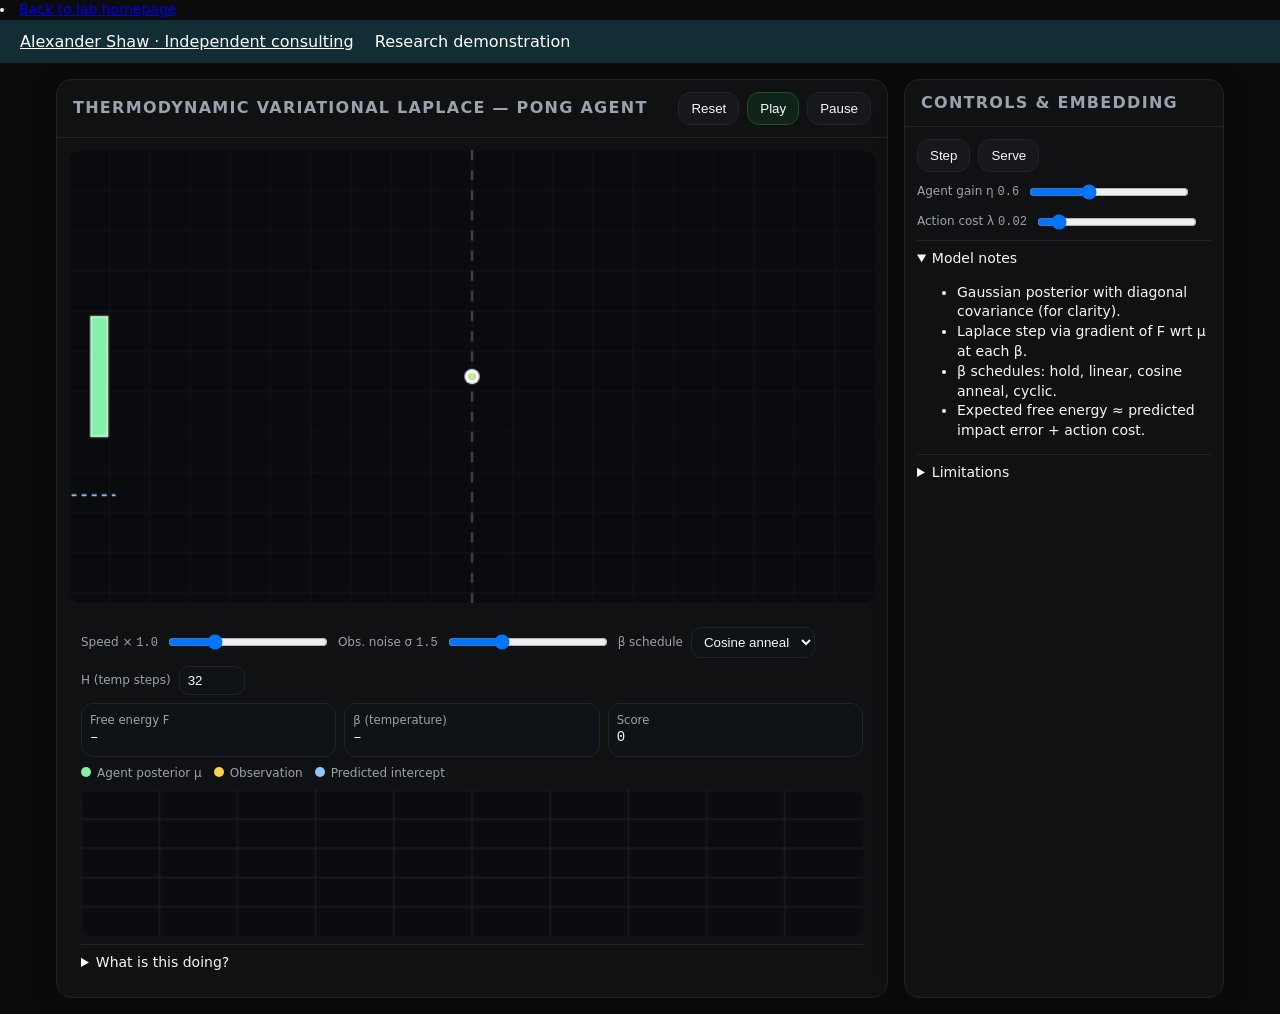
<file: tvd_pong.html>
<!DOCTYPE html>
<html lang="en">
<head>
<meta charset="utf-8" />
<meta name="viewport" content="width=device-width, initial-scale=1" />
<title>Thermodynamic Variational Laplace — Pong Agent (Demo)</title>
<li><a href="index.html">Back to lab homepage</a></li>
<style>
  :root{
    --bg:#0b0b0c; --panel:#101113; --text:#f5f7fb; --muted:#9aa3ad; --rule:#1f232a; --accent:#86efac;
    --red:#fca5a5; --amber:#fcd34d; --blue:#93c5fd; --green:#86efac; --purple:#c4b5fd;
  }
  *{box-sizing:border-box}
  html,body{height:100%}
  body{margin:0; background:var(--bg); color:var(--text); font:14px/1.4 system-ui, -apple-system, Segoe UI, Roboto, Ubuntu, "Helvetica Neue", Arial, "Noto Sans", "Apple Color Emoji", "Segoe UI Emoji"}
  .wrap{display:grid; grid-template-columns: 1fr 320px; gap:16px; padding:16px; max-width:1200px; margin:0 auto}
  .card{background:var(--panel); border:1px solid var(--rule); border-radius:16px; box-shadow:0 4px 30px rgba(0,0,0,.2)}
  header{display:flex; align-items:center; justify-content:space-between; padding:12px 16px; border-bottom:1px solid var(--rule)}
  header h1{margin:0; font-size:16px; letter-spacing:.08em; text-transform:uppercase; color:var(--muted)}
  main{display:grid; grid-template-columns:1fr; gap:16px}
  #stage{display:grid; grid-template-columns:1fr; gap:12px; padding:12px}
  canvas{display:block; width:100%; height:auto; border-radius:12px; background:#0a0b0e}
  .panel{padding:12px}
  .row{display:flex; gap:8px; flex-wrap:wrap; align-items:center}
  .row + .row{margin-top:10px}
  .btn{appearance:none; border:1px solid var(--rule); background:#16181d; color:var(--text); padding:8px 12px; border-radius:12px; cursor:pointer}
  .btn:active{transform:translateY(1px)}
  .btn.primary{border-color:#214c2f; background:#11241a}
  label{font-size:12px; color:var(--muted)}
  input[type="range"]{width:160px}
  select, input[type="number"]{background:#0e1116; color:var(--text); border:1px solid var(--rule); border-radius:10px; padding:6px 8px}
  .kpi{display:grid; grid-template-columns:repeat(3,1fr); gap:8px; margin-top:8px}
  .kpi .tile{background:#0e1116; border:1px solid var(--rule); border-radius:12px; padding:8px}
  .tile small{display:block; color:var(--muted)}
  .legend{display:flex; gap:12px; font-size:12px; color:var(--muted); margin:8px 0}
  .dot{display:inline-block; width:10px; height:10px; border-radius:999px; margin-right:6px}
  details{border-top:1px solid var(--rule); margin-top:8px; padding-top:8px}
  code{background:#0e1116; padding:2px 6px; border-radius:6px; border:1px solid var(--rule)}
  .mono{font-family: ui-monospace, SFMono-Regular, Menlo, Monaco, Consolas, "Liberation Mono", "Courier New", monospace}
  footer{color:var(--muted); font-size:12px; padding:8px 16px; border-top:1px solid var(--rule)}
</style>
</head>
<body><div style="padding:12px 20px;background:#132d35;color:white;font:16px system-ui"><a style="color:white" href="index.html">Alexander Shaw · Independent consulting</a> <span style="margin-left:16px">Research demonstration</span></div>
  <div class="wrap">
    <section class="card">
      <header>
        <h1>Thermodynamic Variational Laplace — Pong Agent</h1>
        <div class="row">
          <button class="btn" id="btnReset">Reset</button>
          <button class="btn primary" id="btnPlay">Play</button>
          <button class="btn" id="btnPause">Pause</button>
        </div>
      </header>
      <div id="stage">
        <canvas id="game" width="640" height="360" aria-label="Pong simulation"></canvas>
        <div class="panel">
          <div class="row">
            <label>Speed × <span id="speedVal" class="mono">1.0</span></label>
            <input id="speed" type="range" min="0.25" max="3" value="1" step="0.05" />
            <label>Obs. noise σ <span id="noiseVal" class="mono">1.5</span></label>
            <input id="noise" type="range" min="0.3" max="4" value="1.5" step="0.1" />
            <label>β schedule</label>
            <select id="beta">
              <option value="cosine">Cosine anneal</option>
              <option value="linear">Linear ↑</option>
              <option value="hold">Hold</option>
              <option value="cyclic">Cyclic</option>
            </select>
            <label>H (temp steps)</label>
            <input id="H" type="number" value="32" min="8" max="256" step="1" />
          </div>
          <div class="kpi">
            <div class="tile"><small>Free energy F</small><div id="kpiF" class="mono">–</div></div>
            <div class="tile"><small>β (temperature)</small><div id="kpiBeta" class="mono">–</div></div>
            <div class="tile"><small>Score</small><div id="kpiScore" class="mono">0</div></div>
          </div>
          <div class="legend">
            <span><i class="dot" style="background:var(--green)"></i>Agent posterior μ</span>
            <span><i class="dot" style="background:var(--amber)"></i>Observation</span>
            <span><i class="dot" style="background:var(--blue)"></i>Predicted intercept</span>
          </div>
          <canvas id="plot" width="640" height="120" aria-label="Free energy plot"></canvas>
          <details>
            <summary>What is this doing?</summary>
            <p>
              The agent maintains Gaussian beliefs over the ball state <span class="mono">s = [x,y,vx,vy]</span> and the paddle action <span class="mono">a</span>.
              It performs a lightweight Thermodynamic Variational Laplace (TVL) update by sweeping an inverse temperature
              <span class="mono">β</span> from 0→1 over <span class="mono">H</span> steps, iteratively updating the posterior mean <span class="mono">μ</span>
              with a Laplace (Newton) step on a surrogate free energy objective:
            </p>
            <p class="mono">F(μ) ≈ β · ||o − g(μ)||²/σ² + KL[q(μ) || p(μ)] + λ·||a||²</p>
            <p>
              Here, <span class="mono">g</span> is a simple forward model of Pong physics. Action selection uses a one-step
              expected free energy proxy that favours paddle positions that reduce predicted sensory surprise at the moment of contact.
            </p>
          </details>
        </div>
      </div>
    </section>

    <aside class="card">
      <header><h1>Controls & Embedding</h1></header>
      <div class="panel">
        <div class="row">
          <button class="btn" id="btnStep">Step</button>
          <button class="btn" id="btnServe">Serve</button>
        </div>
        <div class="row">
          <label>Agent gain η <span id="gainVal" class="mono">0.6</span></label>
          <input id="gain" type="range" min="0.1" max="1.5" step="0.05" value="0.6" />
        </div>
        <div class="row">
          <label>Action cost λ <span id="lambdaVal" class="mono">0.02</span></label>
          <input id="lambda" type="range" min="0" max="0.2" step="0.005" value="0.02" />
        </div>
        <details open>
          <summary>Model notes</summary>
          <ul>
            <li>Gaussian posterior with diagonal covariance (for clarity).</li>
            <li>Laplace step via gradient of <span class="mono">F</span> wrt μ at each β.</li>
            <li>β schedules: hold, linear, cosine anneal, cyclic.</li>
            <li>Expected free energy ≈ predicted impact error + action cost.</li>
          </ul>
        </details>
        <details>
          <summary>Limitations</summary>
          <ul>
            <li>1‑step look‑ahead only; no policy tree.</li>
            <li>Diagonal covariance; no full Hessian.</li>
            <li>Simple physics; no spin or random bounces.</li>
          </ul>
        </details>
      </div>
    </aside>
  </div>

<script>
(function(){
  const rand = (a,b)=>a+Math.random()*(b-a);
  const clamp = (x,a,b)=>Math.max(a,Math.min(b,x));

  // --- Environment (Pong) ---
  class PongEnv{
    constructor(w=640,h=360){
      this.w=w; this.h=h;
      this.reset();
    }
    reset(){
      this.ball = {x:this.w*0.5, y:this.h*0.5, vx:rand(-120,120), vy:rand(-80,80), r:6};
      if(Math.abs(this.ball.vx) < 60) this.ball.vx = (Math.random()<0.5?-1:1)*100;
      // LEFT paddle
      this.pad = {x:24, y:this.h*0.5, vy:0, w:14, h:96};
      this.score = 0; this.t=0; this.justServedUntil = 0;
    }
    serve(dir=-1){
      // Serve from center toward LEFT (agent)
      this.ball.x=this.w*0.5; this.ball.y=this.h*0.5; this.ball.vx=dir*rand(100,140); this.ball.vy=rand(-90,90);
      this.justServedUntil = this.t + 0.6; // show a hint briefly
    }
    step(dt, actionY){
      // Guard against invalid actions
      if(!Number.isFinite(actionY)) actionY = this.pad.y;
      // Move paddle toward actionY (left side)
      const speed=900; const dy = clamp(actionY - this.pad.y, -speed*dt, speed*dt);
      this.pad.y = clamp(this.pad.y + dy, this.pad.h/2, this.h - this.pad.h/2);

      // Ball physics
      let b=this.ball;
      b.x += b.vx*dt; b.y += b.vy*dt;
      if(b.y < b.r){ b.y=b.r; b.vy = Math.abs(b.vy); }
      if(b.y > this.h-b.r){ b.y=this.h-b.r; b.vy = -Math.abs(b.vy); }

      // RIGHT wall = BOUNCE (opposite paddle)
      if(b.x > this.w - b.r){ b.x = this.w - b.r; b.vx = -Math.abs(b.vx); }

      // LEFT side = MISS (if the ball fully exits), then serve again toward the agent
      if(b.x < -20){ this.score = Math.max(0,this.score-1); this.serve(-1); }

      // LEFT Paddle collision (bounce to the right)
      const pxFace=this.pad.x + this.pad.w/2; // front face x
      if(b.x - b.r < pxFace && b.x + b.r > this.pad.x - this.pad.w/2 && b.y > this.pad.y - this.pad.h/2 && b.y < this.pad.y + this.pad.h/2){
        b.x = pxFace + b.r; b.vx = Math.abs(b.vx) + rand(10,20); // send rightward
        const off=(b.y - this.pad.y)/(this.pad.h/2);
        b.vy += off*80;
        this.score += 1;
      }

      this.t += dt; return {o:[b.x,b.y], score:this.score};
    }
    predictIntercept(state){
      // Predict y at LEFT paddle using linear flight with wall bounces
      const px=this.pad.x + this.pad.w/2 + state.r; // just to the right of paddle face
      let x=state.x, y=state.y, vx=state.vx, vy=state.vy, h=this.h, r=state.r;
      const dt = (px - x)/vx; if(!Number.isFinite(dt) || dt <= 0) return this.pad.y; // need future time
      // reflect off top/bottom walls with triangular wave wrap
      let y2 = y + vy*dt;
      const period = 2*(h - r*2);
      let m = (y2 - r) % period; if(m < 0) m += period;
      const yWrapped = m <= (h - 2*r) ? r + m : (h - r) - (m - (h - 2*r));
      return yWrapped;
    }
  }

  // --- Thermodynamic VL Agent (lightweight surrogate) ---
  class TVLAgent{
    constructor(env){
      this.env=env;
      // Beliefs over state s=[x,y,vx,vy]; diagonal covariance
      this.mu = new Float64Array([env.w*0.5, env.h*0.5, -90, 30]); // expect incoming to the LEFT initially
      this.S  = new Float64Array([80,80,120,120]); // std devs
      // Action belief: paddle target y
      this.aMu = env.h*0.5; this.aStd = 60;
      // Hyperparams
      this.obsSigma = 1.5; // noise
      this.lambda = 0.02;  // action cost
      this.eta = 0.6;      // Laplace step size
      this.betaMode = 'cosine';
      this.H = 32; // temperature steps
      this.beta = 0; // current beta
      this.lastF = 0;
    }
    setNoise(s){ this.obsSigma = s; }
    setLambda(l){ this.lambda = l; }
    setGain(e){ this.eta = e; }
    setBetaMode(m){ this.betaMode = m; }
    setH(h){ this.H = Math.max(8,Math.min(256, h|0)); }

    betaAt(k, K){
      const t = k/(K-1);
      switch(this.betaMode){
        case 'linear': return t;
        case 'hold': return 1.0;
        case 'cyclic': return 0.5 - 0.5*Math.cos(2*Math.PI*t);
        case 'cosine':
        default: return 1 - Math.cos(Math.PI*t)*0.5; // 0→1 smooth
      }
    }

    forward(mu, dt){
      // Minimal evolution model: constant velocity
      const [x,y,vx,vy] = mu;
      return new Float64Array([x + vx*dt, y + vy*dt, vx, vy]);
    }

    observe(){
      const b=this.env.ball;
      // Observations are ball position (x,y)
      return new Float64Array([b.x, b.y]);
    }

    gradF(mu, o){
      // ∂F/∂μ for F ≈ β * ||o - g(μ)||^2/σ^2 + KL (μ||μ0)
      const sigma2 = this.obsSigma*this.obsSigma;
      const g = new Float64Array([mu[0], mu[1]]); // readout position
      const resid = new Float64Array([g[0]-o[0], g[1]-o[1]]);
      // Jacobian of g wrt μ: Jg = [[1,0,0,0],[0,1,0,0]]
      const grad_like = new Float64Array([2*resid[0]/sigma2, 2*resid[1]/sigma2, 0, 0]);
      // Simple prior pull toward previous state
      const mu0 = this.mu_prior || this.mu; // last prior
      const grad_prior = new Float64Array([
        (mu[0]-mu0[0])/(this.S[0]*this.S[0]),
        (mu[1]-mu0[1])/(this.S[1]*this.S[1]),
        (mu[2]-mu0[2])/(this.S[2]*this.S[2]),
        (mu[3]-mu0[3])/(this.S[3]*this.S[3])
      ]);
      // Total gradient at current β
      const grad = new Float64Array(4);
      for(let i=0;i<4;i++) grad[i] = this.beta*grad_like[i] + grad_prior[i];
      // Free energy scalar for display
      const F = this.beta*((resid[0]**2+resid[1]**2)/sigma2) +
                0.5*((mu[0]-mu0[0])**2/(this.S[0]**2) + (mu[1]-mu0[1])**2/(this.S[1]**2) + (mu[2]-mu0[2])**2/(this.S[2]**2) + (mu[3]-mu0[3])**2/(this.S[3]**2));
      return {grad, F};
    }

    act(dt){
      // Thermodynamic sweep over β in H steps to refine μ
      const o = this.observe();
      this.mu_prior = this.forward(this.mu, dt);
      let mu = this.mu.slice();
      let F=0;
      for(let k=0;k<this.H;k++){
        this.beta = this.betaAt(k, this.H);
        const {grad, F:Fs} = this.gradF(mu, o);
        // Laplace / Newton step: μ ← μ − η * D^−1 * grad (diag preconditioner)
        //const D=[1/(this.S[0]**2+1e-6),1/(this.S[1]**2+1e-6),1/(this.S[2]**2+1e-6),1/(this.S[3]**2+1e-6)];
        //for(let i=0;i<4;i++) mu[i] -= this.eta * grad[i] / (D[i]+1e-6);
        //F = Fs;
        for (let i = 0; i < 4; i++) {
        const var_i = this.S[i] * this.S[i];               // use variance, not inverse variance
        let step = this.eta * grad[i] * var_i;             // preconditioned gradient step
        const cap = (i < 2) ? 20 : 30;                     // cap pos (px) vs vel (px/s) per inner update
        if (!Number.isFinite(step)) step = 0;
        if (Math.abs(step) > cap) step = Math.sign(step) * cap;
        mu[i] -= step;
        }
        // keep beliefs sane to avoid NaNs propagating into rendering
        mu[0] = clamp(mu[0], 0, this.env.w);
        mu[1] = clamp(mu[1], 0, this.env.h);
        mu[2] = clamp(mu[2], -240, 240);
        mu[3] = clamp(mu[3], -240, 240);
        F = Number.isFinite(Fs) ? Fs : 0;
              }
              this.mu = mu; this.lastF = F;

      // Expected free energy proxy for action (choose paddle y target on LEFT)
      let y_hat = this.env.predictIntercept({x:mu[0],y:mu[1],vx:mu[2],vy:mu[3],r:this.env.ball.r});
      if(!Number.isFinite(y_hat)) y_hat = this.env.h*0.5; // guard
      let target = y_hat;
      if (!Number.isFinite(target)) target = this.env.h*0.5;
      const diff = Math.abs(target - this.env.pad.y);
      if (diff < 1) target = this.env.ball.y;
      this.lastTarget = target;

      const padY = this.env.pad.y;
      const a_opt = clamp(target, this.env.pad.h/2, this.env.h - this.env.pad.h/2);
      const actionCost = this.lambda * (a_opt - padY)**2 / (this.env.h*this.env.h);
      const efe = (a_opt - padY)**2/(this.env.h*this.env.h) + actionCost;
      this.aMu = a_opt; // deterministic control
      return {y:a_opt, efe, y_hat, mu:this.mu.slice(), F:this.lastF, beta:this.beta};
    }
  }

  // --- Rendering ---
  const game = document.getElementById('game');
  const plot = document.getElementById('plot');
  const ctx = game.getContext('2d');
  const ptx = plot.getContext('2d');
  const env = new PongEnv(game.width, game.height);
  const agent = new TVLAgent(env);

  const kpiF = document.getElementById('kpiF');
  const kpiBeta = document.getElementById('kpiBeta');
  const kpiScore = document.getElementById('kpiScore');

  function draw(){
    ctx.clearRect(0,0,game.width,game.height);
    // Background grid
    ctx.strokeStyle = '#12151b'; ctx.lineWidth=1; ctx.beginPath();
    for(let x=0;x<game.width;x+=32){ ctx.moveTo(x,0); ctx.lineTo(x,game.height);} 
    for(let y=0;y<game.height;y+=32){ ctx.moveTo(0,y); ctx.lineTo(game.width,y);} 
    ctx.stroke();

    // Ball
    const b = env.ball;
    ctx.fillStyle = '#ffffff';
    ctx.beginPath(); ctx.arc(b.x, b.y, b.r, 0, Math.PI*2); ctx.fill();

    // Paddle (LEFT)
    const p = env.pad;
    const py = Number.isFinite(p.y) ? p.y : env.h*0.5;
    ctx.fillStyle = '#86efac';
    ctx.fillRect(p.x - p.w/2, py - p.h/2, p.w, p.h);
    ctx.strokeStyle = '#c9f7d1';
    ctx.lineWidth = 1.5;
    ctx.strokeRect(p.x - p.w/2 + 0.5, py - p.h/2 + 0.5, p.w - 1, p.h - 1);

    // Agent posterior μ position (green dot)
    ctx.fillStyle = '#86efac';
    ctx.beginPath(); ctx.arc(agent.mu[0], agent.mu[1], 3, 0, Math.PI*2); ctx.fill();

    // Observation marker (amber)
    ctx.fillStyle = '#fcd34d';
    ctx.beginPath(); ctx.arc(b.x, b.y, 2, 0, Math.PI*2); ctx.fill();

    // Predicted intercept line (blue) at LEFT paddle x-face
    const yhat = env.predictIntercept({x:agent.mu[0],y:agent.mu[1],vx:agent.mu[2],vy:agent.mu[3],r:b.r});
    const yline = Number.isFinite(yhat) ? yhat : env.h*0.5;
    ctx.strokeStyle = '#93c5fd'; ctx.setLineDash([4,4]); ctx.beginPath();
    ctx.moveTo(env.pad.x - 30, yline);
    ctx.lineTo(env.pad.x + env.pad.w/2 + 6, yline);
    ctx.stroke(); ctx.setLineDash([]);

    // Target marker (magenta) shows what the controller is chasing
    if (typeof agent.lastTarget === 'number' && Number.isFinite(agent.lastTarget)){
      ctx.strokeStyle = '#ff7ae6';
      ctx.beginPath();
      ctx.moveTo(env.pad.x - 20, agent.lastTarget);
      ctx.lineTo(env.pad.x + env.pad.w/2 + 10, agent.lastTarget);
      ctx.stroke();
    }

    // Center line
    ctx.globalAlpha = .2; ctx.fillStyle = '#ffffff';
    for(let y=0;y<game.height;y+=16) ctx.fillRect(game.width/2-1, y, 2, 8);
    ctx.globalAlpha = 1;

    // Serve hint
    if(env.justServedUntil && env.t < env.justServedUntil){
      ctx.save();
      ctx.globalAlpha = 0.85;
      ctx.fillStyle = '#0b0c10';
      ctx.fillRect(game.width/2 - 40, 8, 80, 20);
      ctx.strokeStyle = '#93c5fd';
      ctx.strokeRect(game.width/2 - 40.5, 7.5, 81, 21);
      ctx.fillStyle = '#93c5fd';
      ctx.font = '12px ui-monospace, monospace';
      ctx.textAlign = 'center';
      ctx.fillText('Serve', game.width/2, 22);
      ctx.restore();
    }
  }

  // Plot of F over time
  const Fhist = []; const Bhist=[]; const maxHist=640;
  function drawPlot(){
    ptx.clearRect(0,0,plot.width,plot.height);
    ptx.fillStyle = '#0b0c10'; ptx.fillRect(0,0,plot.width,plot.height);
    // axes
    ptx.strokeStyle = '#1f232a'; ptx.beginPath();
    for(let x=0;x<plot.width;x+=64){ ptx.moveTo(x,0); ptx.lineTo(x,plot.height); }
    for(let y=0;y<plot.height;y+=24){ ptx.moveTo(0,y); ptx.lineTo(plot.width,y); }
    ptx.stroke();
    // F line
    const minF = Math.min(...Fhist, 0), maxF = Math.max(...Fhist, 1e-3);
    const sx = plot.width/Math.max(1,Fhist.length-1);
    ptx.beginPath();
    for(let i=0;i<Fhist.length;i++){
      const x=i*sx;
      const y=plot.height - (Fhist[i]-minF)/(maxF-minF+1e-9)*plot.height;
      if(i===0) ptx.moveTo(x,y); else ptx.lineTo(x,y);
    }
    ptx.strokeStyle = '#86efac'; ptx.lineWidth=2; ptx.stroke();
    // beta line
    ptx.beginPath();
    for(let i=0;i<Bhist.length;i++){
      const x=i*sx;
      const y=plot.height - Bhist[i]*plot.height;
      if(i===0) ptx.moveTo(x,y); else ptx.lineTo(x,y);
    }
    ptx.strokeStyle = '#93c5fd'; ptx.lineWidth=1.5; ptx.stroke();
  }

  // --- Loop ---
  let playing=false; let last=performance.now(); let speedMul=1;
  function tick(now){
    if(!playing){ last=now; return; }
    const dt = Math.min(1/30, (now-last)/1000) * speedMul; last=now;
    // Agent update & environment step
    const {y, mu, F, beta} = agent.act(dt);
    const actY = Number.isFinite(y) ? y : env.pad.y; // guard action
    env.step(dt, actY);
    // KPIs
    kpiF.textContent = F.toFixed(3);
    kpiBeta.textContent = beta.toFixed(3);
    kpiScore.textContent = env.score;
    Fhist.push(F); if(Fhist.length>maxHist) Fhist.shift();
    Bhist.push(beta); if(Bhist.length>maxHist) Bhist.shift();
    // Draw
    draw(); drawPlot();
    requestAnimationFrame(tick);
  }

  // --- UI wiring ---
  const $ = (id)=>document.getElementById(id);
  $('btnPlay').onclick = ()=>{ if(!playing){ playing=true; requestAnimationFrame(tick);} };
  $('btnPause').onclick = ()=> playing=false;
  $('btnReset').onclick = ()=>{ playing=false; env.reset(); agent.mu = new Float64Array([env.w*0.5, env.h*0.5, -90, 30]); Fhist.length=0; Bhist.length=0; draw(); drawPlot(); };
  $('btnServe').onclick = ()=> env.serve(-1);
  $('btnStep').onclick = ()=>{ const {y}=agent.act(1/60); const actY = Number.isFinite(y) ? y : env.pad.y; env.step(1/60, actY); draw(); };

  const speed = $('speed'), speedVal=$('speedVal');
  speed.oninput = ()=>{ speedMul = parseFloat(speed.value); speedVal.textContent = speedMul.toFixed(2); };
  const noise = $('noise'), noiseVal=$('noiseVal');
  noise.oninput = ()=>{ const v=parseFloat(noise.value); agent.setNoise(v); noiseVal.textContent=v.toFixed(2); };
  const betaSel = $('beta'); betaSel.oninput = ()=> agent.setBetaMode(betaSel.value);
  const H = $('H'); H.onchange = ()=> agent.setH(parseInt(H.value,10));
  const gain = $('gain'), gainVal=$('gainVal'); gain.oninput = ()=>{ const v=parseFloat(gain.value); agent.setGain(v); gainVal.textContent=v.toFixed(2); };
  const lam = $('lambda'), lamVal=$('lambdaVal'); lam.oninput = ()=>{ const v=parseFloat(lam.value); agent.setLambda(v); lamVal.textContent=v.toFixed(2); };

  // Initial draw
  draw(); drawPlot();
})();
</script>
</body>
</html>
</file>
<file: assets/style.css>
:root{--bg:#f7f4ee;--paper:#fff;--ink:#172b31;--muted:#526368;--teal:#146c73;--line:#d7ddda;--soft:#e6f1f1}*{box-sizing:border-box}html{scroll-behavior:smooth;scroll-padding-top:95px}body{margin:0;background:var(--bg);color:var(--ink);font:17px/1.65 system-ui,-apple-system,sans-serif}a{color:var(--teal);text-underline-offset:4px}a:hover{text-decoration-thickness:2px}.wrap{width:min(1160px,calc(100% - 48px));margin:auto}header{position:sticky;top:0;z-index:10;background:#f7f4eef2;backdrop-filter:blur(14px);border-bottom:1px solid var(--line)}nav{min-height:80px;display:flex;align-items:center;justify-content:space-between;gap:24px}nav .brand{font-size:20px;font-weight:750;line-height:1.2;color:var(--ink);text-decoration:none}nav small{display:block;font-size:13px;font-weight:450;margin-top:6px;letter-spacing:.03em}.links{display:flex;gap:26px;flex-wrap:wrap}.links a{font-size:15px;text-decoration:none;color:var(--ink)}.hero{padding:80px 0 65px;display:grid;grid-template-columns:1.2fr 1fr;gap:55px;align-items:center}.eyebrow{font-size:13px;text-transform:uppercase;letter-spacing:.12em;font-weight:650;color:var(--teal)}h1{font-size:clamp(38px,4.7vw,62px);line-height:1.08;letter-spacing:-.045em;margin:18px 0 24px;max-width:760px}h2{font-size:clamp(28px,3.2vw,40px);line-height:1.18;letter-spacing:-.03em;margin:12px 0 24px}h3{font-size:23px;line-height:1.25;margin:13px 0}p{margin:0 0 18px}.lead{font-size:20px;color:var(--muted)}.buttons{display:flex;gap:12px;flex-wrap:wrap;margin-top:28px}.button{padding:12px 20px;border:1px solid var(--teal);border-radius:7px;font-size:15px;font-weight:650;text-decoration:none}.primary{background:var(--teal);color:white}figure{margin:0;background:#12262e;border-radius:16px;overflow:hidden;color:#fff}video{width:100%;display:block;background:#0d161a}figcaption{font-size:14px;padding:16px 20px;color:#d9e5e7}.hero figure video{aspect-ratio:16/10;object-fit:contain}.section{padding:68px 0;border-top:1px solid var(--line)}.intro{max-width:740px;color:var(--muted)}.grid{display:grid;grid-template-columns:repeat(3,1fr);gap:22px}.card{background:white;border:1px solid var(--line);border-radius:14px;padding:28px}.card .num{font-size:14px;color:var(--teal);font-weight:700}.card p,.card li{font-size:16px}.card ul{padding-left:19px;margin:20px 0}.deliver{padding-top:18px;border-top:1px solid var(--line);color:var(--muted)}.two{display:grid;grid-template-columns:1fr 1fr;gap:28px}.demo{background:white;border:1px solid var(--line);border-radius:14px;overflow:hidden}.demo .text{padding:24px}.demo video{aspect-ratio:16/9}.note{font-size:14px;color:var(--muted)}.strip{background:var(--ink);color:white;padding:36px;border-radius:14px;margin-top:28px}.strip p{max-width:850px;margin-bottom:0}.strip a{color:#bce0df}.about{display:grid;grid-template-columns:200px 1fr;gap:40px;align-items:start}.about img{width:100%;aspect-ratio:1;object-fit:cover;border-radius:14px}.publications a{display:block;padding:16px 0;border-bottom:1px solid var(--line)}.contact{background:var(--soft);padding:38px;border-radius:14px}.contact a{overflow-wrap:anywhere}footer{padding:30px 0;font-size:14px;color:var(--muted)}.skip{position:absolute;left:-9999px}.skip:focus{left:12px;top:12px;background:white;padding:10px;z-index:20}:focus-visible{outline:3px solid #a95c25;outline-offset:4px}@media(max-width:850px){.hero{grid-template-columns:1fr;padding-top:45px;gap:30px}.grid{grid-template-columns:1fr}.two{grid-template-columns:1fr}.links{gap:14px}nav{align-items:flex-start;padding:18px 0}.about{grid-template-columns:130px 1fr}}@media(max-width:560px){.wrap{width:calc(100% - 32px)}nav{display:block}.links{margin-top:20px}.hero{padding-top:35px}.section{padding:45px 0}.card{padding:23px}.about{grid-template-columns:1fr}.about img{max-width:155px}.contact{padding:24px}.lead{font-size:18px}h1{font-size:40px}}@media(prefers-reduced-motion:reduce){html{scroll-behavior:auto}}
</file>
